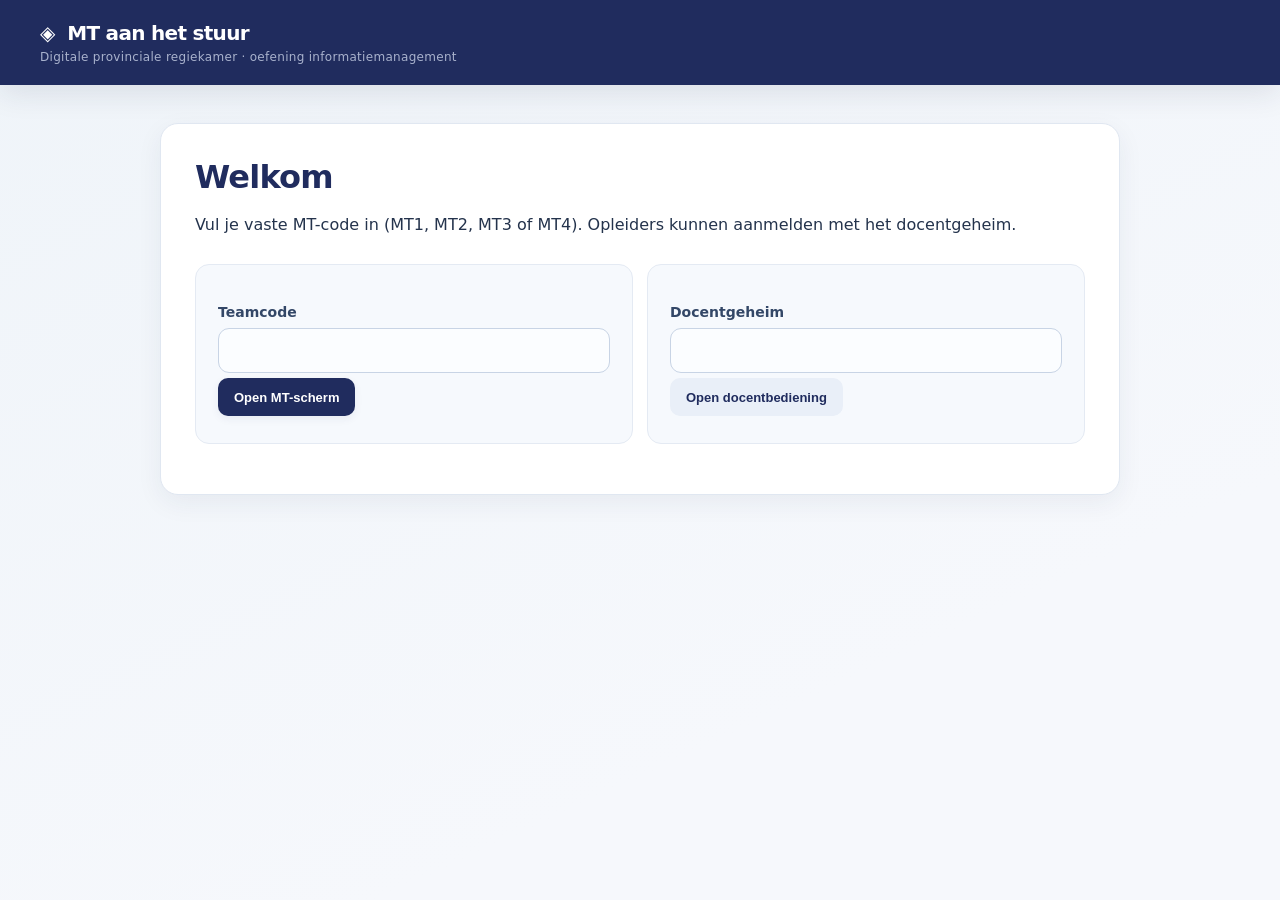
<file: index.html>
<!doctype html>
<html lang="nl"><head><meta charset="utf-8"><meta name="viewport" content="width=device-width,initial-scale=1">
<title>MT aan het stuur | Digitale simulatie</title>
<style>
:root{font:16px system-ui,Arial,sans-serif;background:#f2f5fa;color:#1c2b43}*{box-sizing:border-box}body{margin:0}header{background:#22345f;color:white;padding:18px max(20px,calc((100vw - 1200px)/2))}header small{opacity:.8}main{max-width:1200px;margin:25px auto;padding:0 20px}.card{background:#fff;padding:22px;border-radius:12px;margin-bottom:16px;border:1px solid #dce3ee;box-shadow:0 4px 12px #14234208}h1,h2{margin:0 0 14px}h1{font-size:24px}h2{font-size:19px}p{line-height:1.6}button{border:0;border-radius:7px;padding:10px 14px;background:#265b9f;color:white;font-weight:650;cursor:pointer;margin:5px 6px 5px 0}button.secondary{background:#e7eef7;color:#254b80}button.danger{background:#a63134}button:disabled{opacity:.45;cursor:not-allowed}input,textarea,select{width:100%;border:1px solid #c4cede;border-radius:7px;padding:11px;font:inherit}textarea{min-height:85px;resize:vertical}label{display:block;font-weight:650;margin:13px 0 5px;font-size:14px}.grid{display:grid;grid-template-columns:repeat(auto-fit,minmax(265px,1fr));gap:14px}.doc{background:#fafcff;padding:15px;border:1px solid #dce5f0;border-radius:8px;margin:9px 0}.muted{color:#60718c;font-size:14px}.bad{color:#a92730}.okay{color:#17694b}.steps{display:flex;gap:5px;margin:17px 0}.steps span{flex:1;font-size:12px;padding:9px 3px;text-align:center;background:#e8edf4;border-radius:5px}.steps .current{background:#245b9f;color:#fff}.steps .past{background:#dcefe2}#viewer{padding:12px;max-height:74vh;overflow:auto}#viewer table{border-collapse:collapse;width:100%}#viewer td,#viewer th{border:1px solid #d8e0ee;padding:7px}iframe{height:68vh;width:100%;border:1px solid #dce3ee}.hidden{display:none}@media(min-width:850px){.split{display:grid;grid-template-columns:340px 1fr;gap:14px}}.note{border-left:4px solid #d0a23f;padding:12px;background:#fff8e9;margin:12px 0}.doc-new{border-color:#82b5e8;background:#f4f9ff}.new-label{display:inline-flex;align-items:center;padding:3px 9px;border-radius:999px;background:#d8ecff;color:#144e85;font-size:12px;font-weight:750;margin-left:8px;white-space:nowrap}.new-info{border-left:4px solid #2e72b8;background:#edf6ff;padding:10px 12px;border-radius:5px;margin:12px 0;font-size:14px}.panel-heading{display:flex;justify-content:space-between;align-items:flex-start;gap:16px}.panel-heading h2{margin-bottom:4px}.dash-toolbar{background:#f0f5fb;padding:10px 14px;border-radius:8px;display:flex;align-items:center;justify-content:space-between;margin:10px 0}.dashboard-host{background:#f7f9fc;border:1px solid #d9e2ed;border-radius:9px;padding:9px}
.decision-detail{border-top:1px solid #dce5f0;padding:14px 0}.decision-detail:first-of-type{border-top:0}.decision-detail h3{font-size:15px;margin:0 0 10px}.decision-detail div{margin:0 0 10px}.decision-detail p{margin:5px 0 0;white-space:pre-wrap;overflow-wrap:anywhere}.decision-detail .confidence{background:#edf3fb;border-radius:7px;padding:8px 10px}.decisions-header{display:flex;align-items:flex-start;justify-content:space-between;gap:14px;flex-wrap:wrap}.decisions-actions{display:flex;gap:6px;flex-wrap:wrap}.comparison-scroll{overflow-x:auto;margin:14px 0}.comparison-table{width:100%;border-collapse:separate;border-spacing:0;table-layout:fixed;min-width:890px}.comparison-table th,.comparison-table td{padding:12px;border-right:1px solid #dce4ed;border-bottom:1px solid #dce4ed;vertical-align:top;text-align:left;background:#fff}.comparison-table thead th{background:#eaf0f7;font-size:14px}.comparison-table th:first-child{width:96px;background:#f3f6fa}.comparison-table thead th:first-child{background:#eaf0f7}.comparison-table tr>*:first-child{border-left:1px solid #dce4ed}.comparison-table thead tr:first-child>*{border-top:1px solid #dce4ed}.decision-fold summary{cursor:pointer;font-weight:650;color:#225794;display:flex;align-items:center;justify-content:space-between;gap:7px;font-size:13px;list-style-position:inside}.decision-fold .decision-fields{padding-top:14px}.decision-fields strong{font-size:13px;display:block}.decision-fields p{white-space:pre-wrap;overflow-wrap:anywhere;margin:5px 0 15px;font-size:13px;line-height:1.5}.score-tag{background:#eaf1fa;color:#315b86;border-radius:5px;padding:4px 6px;font-size:12px;white-space:nowrap}.decision-fold[open] summary{padding-bottom:8px;border-bottom:1px solid #dfe7f0}</style><link rel="stylesheet" href="design-v2.css?v=4"></head><body>
<header><strong>◈ &nbsp;MT aan het stuur</strong><div><small>Digitale provinciale regiekamer · oefening informatiemanagement</small></div></header>
<main><section class="card" id="login"><h1>Welkom</h1><p>Vul je vaste MT-code in (MT1, MT2, MT3 of MT4). Opleiders kunnen aanmelden met het docentgeheim.</p>

<div class="grid"><div><label for="teamcode">Teamcode</label><input id="teamcode" autocomplete="off"><button id="join">Open MT-scherm</button></div><div><label for="secret">Docentgeheim</label><input id="secret" type="password"><button id="admin" class="secondary">Open docentbediening</button></div></div>
<p id="message" class="bad" role="alert"></p></section><section id="screen" class="hidden"></section></main>
<script src="presentation-v2.js?v=3"></script>
<script>
'use strict';
const el=x=>document.getElementById(x),safe=x=>String(x??'').replace(/[&<>"']/g,c=>({'&':'&amp;','<':'&lt;','>':'&gt;','"':'&quot;',"'":'&#39;'}[c]));
const phases=['Wachten op start','Ronde 1 – Verkennen','Ronde 2 – Analyseren','Ronde 3 – Besluiten','Eindresultaat'];
let role='',credential='',state=null,selectedDoc=null,poll=null;
 let dashboardOpen=false;
 let dashboardActivePart=0;
const root=()=> 'https://mt-informatiemanagement.koen-f98.workers.dev';
async function request(path,payload){const headers={'Content-Type':'application/json'};if(role==='admin')headers.Authorization='Bearer '+credential;else headers['x-team-code']=credential;const response=await fetch(root()+path,{method:payload===undefined?'GET':'POST',headers,body:payload===undefined?undefined:JSON.stringify(payload),cache:'no-store'});const data=await response.json();if(!response.ok)throw Error(data.error||'Verbindingsfout');return data}
const steps=n=>'<div class="steps">'+phases.map((p,i)=>'<span class="'+(n===i?'current':n>i?'past':'')+'">'+safe(p)+'</span>').join('')+'</div>';
const btn=(text,action,cls='')=>'<button class="'+cls+'" data-action="'+action+'">'+safe(text)+'</button>';
async function login(as){try{role=as;credential=el(as==='admin'?'secret':'teamcode').value.trim();if(!credential)throw Error('Vul je toegangscode in.');await refresh(true);el('login').classList.add('hidden');el('screen').classList.remove('hidden');if(poll)clearInterval(poll);poll=setInterval(()=>refresh(false).catch(()=>{}),3000)}catch(e){el('message').textContent=e.message}}
let formDirty=false;
let pendingUpdate=false;
const draftAnswers={};
let lastSentAnswerId=null;
function notifyUpdate(){
 let n=el('mt-update-notice');
 if(!n){
   n=document.createElement('div');
   n.id='mt-update-notice';
   n.className='note';
   n.style.cssText='position:sticky;top:0;z-index:20;margin:0 0 10px';
   el('screen').prepend(n);
 }
 n.innerHTML='Er is nieuwe informatie beschikbaar. Je invoer blijft bewaard. <button type="button" data-action="apply-update" class="secondary">Bijwerken</button>';
}
function visibleStateSignature(x){
 if(!x)return '';
 if(role==='admin')return JSON.stringify(x);
 // Ignore changes which do not affect visible participant content.
 return JSON.stringify({
   round:x.round,revealed:x.revealed,team:x.team,
   documents:(x.documents||[]).map(d=>[d.id,d.round,d.title,d.type]),
   questions:(x.questions||[]).map(q=>[q.id,q.question,q.answer]),
   decisions:(x.decisions||[]).map(d=>[d.round,d.observations,d.decision,d.reason,d.confidence])
 });
}
function renderDecisionRows(decisions){
 return [1,2,3].map(r=>'<tr><th scope="row">Ronde '+r+'</th>'+['A','B','C','D'].map(t=>{
  const d=decisions.find(x=>x.team===t&&Number(x.round)===r);
  return '<td>'+(d?'<details class="decision-fold" data-key="'+t+'-'+r+'"><summary><span>Bekijk registratie</span><span class="score-tag">'+safe(d.confidence)+'/5</span></summary><div class="decision-fields"><strong>Waarnemingen en aannames</strong><p>'+safe(d.observations||'Niet ingevuld')+'</p><strong>Managementbesluit(en)</strong><p>'+safe(d.decision||'Niet ingevuld')+'</p><strong>Onderbouwing en onzekerheden</strong><p>'+safe(d.reason||'Niet ingevuld')+'</p><strong>Zekerheidsscore</strong><p>'+safe(d.confidence)+'/5</p></div></details>':'<span class="muted">Nog niet ingediend</span>')+'</td>';
 }).join('')+'</tr>').join('');
}
function updateAdminDecisions(next){
 const tbody=el('decision-rows');
 if(!tbody)return;
 const signature=JSON.stringify(next.decisions||[]);
 if(tbody.dataset.signature===signature)return;
 const open=new Set([...tbody.querySelectorAll('details[open]')].map(d=>d.dataset.key));
 tbody.innerHTML=renderDecisionRows(next.decisions||[]);
 tbody.dataset.signature=signature;
 tbody.querySelectorAll('details').forEach(d=>{if(open.has(d.dataset.key))d.open=true});
}
async function refresh(initial=false){
 try{
  const prev=state;
  const next=await request(role==='admin'?'/api/admin/state':'/api/team/state');
  const changed=initial||visibleStateSignature(prev)!==visibleStateSignature(next);
  const roundChanged=prev&&prev.round!==next.round;
  state=next;
  if(!changed)return;
  if(role==='admin'&&!initial&&!roundChanged&&prev&&!prev.uninitialized){
    updateAdminDecisions(next);
    if(JSON.stringify(prev.questions||[])!==JSON.stringify(next.questions||[])&&!formDirty){render()}
    return;
  }
  if(!initial&&role==='team'&&!roundChanged){pendingUpdate=true;notifyUpdate();return}
  if(!initial&&formDirty){pendingUpdate=true;notifyUpdate();return}
  pendingUpdate=false;
  if(roundChanged)selectedDoc=null;
  render();
 }catch(e){
  if(role==='admin'&&/sessie nog starten/i.test(e.message)){state={uninitialized:true};render();return}
  if(initial)throw e;
  el('screen').dataset.connection='offline';
 }
}
function render(){const host=el('screen');if(role==='admin')return renderAdmin(host);renderTeam(host)}
function renderTeam(host){
 const s=state,r=s.round,docs=s.documents||[];
 const integrated=s.team==='C'||s.team==='D';
 if(s.team==='C'||s.team==='D')dashboardOpen=true;
 const dashIds=s.team==='C'?['c11','c12','c21','c22','c31','c32']:s.team==='D'?['d11','d12','d21','d22','d31','d32']:[];
 const dashAvailable=docs.filter(d=>dashIds.includes(d.id));
 const supplements=integrated?[]:docs;
 const dashReleased=dashAvailable.length>0;
 const newCount=integrated?docs.filter(d=>d.round===r).length:supplements.filter(d=>d.round===r).length;
 const newDash=dashAvailable.some(d=>d.round===r)&&r<=3;
 let h='<section class="card mt-hero"><div class="mt-hero-top"><div><div class="mt-eyebrow">◈ &nbsp; Provinciaal Beheer & Uitvoering</div><h1>Managementteam '+safe(({A:1,B:2,C:3,D:4})[s.team]||s.team)+'</h1></div><div class="mt-round-tag">'+safe(phases[r])+'</div></div>'+steps(r);
 if(r===0)h+='<div class="note">De eerste informatieronde wordt door de opleider gestart.</div>';
 if(r>=1&&r<=3){
 const tasks={
 1:['Verkennen','Lees de eerste dossiers. Benoem maximaal drie problemen, mogelijke verklaringen en wat jullie nog niet weten. Stel maximaal twee gerichte informatievragen.','Resultaat: eerste probleemanalyse en onzekerheden. Nog geen definitief maatregelenbesluit.'],
 2:['Analyseren','Combineer de nieuwe informatie met ronde 1. Onderzoek oorzaken en verbanden. Stel maximaal twee nieuwe vragen.','Resultaat: aangescherpte analyse en voorlopige verbetermaatregelen.'],
 3:['Besluiten','Weeg maatregelen af op prestaties, risico\'s, kosten en uitvoerbaarheid. Gebruik maximaal twee laatste informatievragen.','Resultaat: onderbouwd besluit met verwachte effecten, restrisico\'s en onzekerheden.']
 };
 const task=tasks[r];
 h+='<section class="card" id="ronde-opdracht" style="border-left:5px solid #ec7734"><h2>Jullie opdracht: '+task[0]+'</h2><p>'+task[1]+'</p><p><strong>'+task[2]+'</strong></p></section>';
}
 if(r>0)h+='</section><nav class="mt-nav" aria-label="Onderdelen"><a href="#doelen"><span class="nav-dot"></span>Doelstellingen</a>'+(integrated?'<a href="#dashboard"><span class="nav-dot"></span>Dashboard</a>':'')+(integrated?'':'<a href="#documenten"><span class="nav-dot"></span>Informatiedossier</a>')+'<a href="#informatievragen"><span class="nav-dot"></span>Informatievragen</a><a href="#besluiten"><span class="nav-dot"></span>Besluiten</a></nav><section class="card mt-goals" id="doelen"><h2 class="mt-section-title">Assetmanagementdoelstellingen</h2><ul>'+(s.samp||[]).map(x=>'<li>'+safe(window.MTPresentation.goal(x))+'</li>').join('')+'</ul>';
 if(s.revealed)h+='<div class="note"><strong>Onthulling:</strong> alle managementteams bestuurden dezelfde organisatie en kregen verschillende informatie.</div>';
 h+='</section>';
 if(r>0){
  if(integrated){
   h+='<section class="card mt-dashboard-card" id="dashboard"><div class="panel-heading"><div><h2 class="mt-section-title">Managementdashboard</h2><p class="muted">Eén samenhangend overzicht. Nieuwe onderdelen verschijnen zodra de volgende informatieronde is vrijgegeven.</p></div>'+(newDash?'<span class="new-label">Nieuw</span>':'')+'</div>';
   if(dashReleased){
    h+='<div class="dash-toolbar"><span>'+safe(s.team==='C'?'Middelen en ontwikkeling':'Integrale doelsturing')+'</span>'+(integrated?'':btn(dashboardOpen?'Dashboard sluiten':'Dashboard openen','dashboard','secondary'))+'</div><div id="dashboard-host" class="dashboard-host" style="display:'+(dashboardOpen?'block':'none')+'"><div class="muted">Open het dashboard om alle vrijgegeven onderdelen samen te bekijken.</div></div>';
   }else{
    h+='<div class="note">Het managementdashboard wordt in een volgende informatieronde beschikbaar gesteld.</div>';
   }
   h+='</section>';
  }
  if(!integrated)h+='<div class="split" id="documenten"><section class="card mt-documents-card"><div class="mt-doc-header">DIGITAAL INFORMATIEDOSSIER</div><h2 class="mt-section-title">'+(integrated?'Aanvullende documenten':'Beschikbare informatie')+'</h2><p class="muted">Vrijgegeven notities en correspondentie blijven beschikbaar.</p>'+
   (r<=3?'<div class="new-info"><strong>Ronde '+r+': '+newCount+' nieuwe documenten</strong><div>Nieuwe documenten staan bovenaan.</div></div>':'')+
   [...supplements].sort((x,y)=>y.round-x.round).map(d=>
    '<div class="doc'+(d.round===r&&r<=3?' doc-new':'')+'"><b>'+safe(d.title)+'</b>'+
    (d.round===r&&r<=3?'<span class="new-label">Nieuw</span>':'')+
    '<p class="muted">Notitie of correspondentie</p>'+btn('Open document','doc:'+d.id,'secondary')+'</div>'
   ).join('')+'</section><section class="card"><h2 class="mt-section-title">Documentlezer</h2><div id="viewer">Selecteer links een document.</div></section></div>';
  h+='<div class="grid"><section class="card mt-question-card" id="informatievragen"><h2 class="mt-section-title">Informatievragen</h2><p class="muted">Maximaal twee vragen per ronde (zes in totaal). Resterend deze ronde: '+Math.max(0,2-(s.questions||[]).filter(q=>Number(q.round)===r).length)+' van 2.</p>'+
  (s.questions||[]).map(q=>'<div class="doc"><b>Ronde '+safe(q.round)+' · Vraag</b><p>'+safe(q.question)+'</p><b>Antwoord</b><p>'+safe(q.answer||'Nog niet beantwoord')+'</p></div>').join('');
  if(r>=1&&r<=3&&(s.questions||[]).filter(q=>Number(q.round)===r).length<2)h+='<label>Welke aanvullende informatie hebben jullie nodig?</label><textarea id="question"></textarea>'+btn('Vraag indienen','ask');
  h+='</section><section class="card mt-decision-card" id="besluiten"><h2 class="mt-section-title">Besluitregistratie</h2><p class="muted">Leg per ronde jullie analyse en voorlopige of definitieve keuze vast. In ronde 1 is nog geen definitief maatregelenbesluit nodig.</p>';
  if(r<=3){
   const old=(s.decisions||[]).find(d=>d.round===r)||{};
   h+='<label>Waarnemingen en aannames</label><textarea id="observations">'+safe(old.observations||'')+'</textarea>'+
   '<label>'+(r===1?'Eerste analyse en aandachtspunten':r===2?'Voorlopige maatregelen':'Definitief MT-besluit')+'</label><textarea id="decision">'+safe(old.decision||'')+'</textarea>'+
   '<label>Onderbouwing en onzekerheden</label><textarea id="reason">'+safe(old.reason||'')+'</textarea>'+
   '<label>Zekerheid (1–5)</label><select id="confidence">'+[1,2,3,4,5].map(n=>'<option value="'+n+'" '+((old.confidence||3)===n?'selected':'')+'>'+n+'</option>').join('')+'</select>'+btn('Besluit opslaan','save');
  }else h+='<p>De besluitvorming is gesloten.</p>';
  h+='<h2>Eerdere besluiten</h2>'+(s.decisions||[]).map(d=>'<div class="doc"><b>Ronde '+safe(d.round)+'</b><p>'+safe(d.decision)+'</p></div>').join('')+'</section></div>';
 }
 host.innerHTML=h;
 if(integrated&&dashReleased&&dashboardOpen)loadDashboard(dashAvailable);
}
async function loadDashboard(documents){
 const target=el('dashboard-host');
 if(!target||!documents.length)return;
 const key=documents.map(d=>d.id).join(',');
 if(target.dataset.dashboardKey===key)return;
 target.dataset.dashboardKey=key;
 target.innerHTML='<p class="muted">Dashboard wordt geladen…</p>';
 try{
  const parts=await Promise.all(documents.map(async d=>{
   const result=await request('/api/team/document?id='+encodeURIComponent(d.id));
   return {title:d.title,html:result.body};
  }));
  if(!target.isConnected)return;
  // Embed dashboard modules in the current page. Do not nest an iframe or load an application again.
  const nav=document.createElement('nav');
  nav.className='dashboard-module-nav';
  nav.style.cssText='display:flex;gap:8px;flex-wrap:wrap;position:sticky;top:0;background:#f5f8fc;padding:8px 0;z-index:2';
  const modules=parts.map((p,i)=>{
   const parsed=new DOMParser().parseFromString(p.html,'text/html');
   const article=parsed.querySelector('article');
   if(!article)throw Error('Dashboardonderdeel ontbreekt.');
   window.MTPresentation.transformArticle(article,{charts:true});
   const header=article.querySelector('header');
   if(header)header.remove();
   const note=article.querySelector('p');
   if(note&&note.textContent.includes('Fictieve oefengegevens'))note.remove();
   const module=document.createElement('section');
   module.className='dashboard-module';
   module.id='dashboard-onderdeel-'+i;
   module.style.cssText='background:white;border:1px solid #dce3ec;border-radius:10px;padding:16px;margin:14px 0;overflow-x:auto';
   while(article.firstChild)module.appendChild(article.firstChild);
   // De SVG-trendgrafieken uit dossier d21 komen in een responsief 2x2 raster.
   // Alleen het MT4-Kernoverzicht bevat deze vier grafieken; de dossierinhoud blijft ongewijzigd.
   if((state.team==='C'||state.team==='D')&&documents[i].id==='d21'){
    const trendCharts=[...module.querySelectorAll('.mt-trend-chart')];
    if(trendCharts.length===4){
     const grid=document.createElement('div');
     grid.className='mt-trends-grid';
     trendCharts[0].parentNode.insertBefore(grid,trendCharts[0]);
     trendCharts.forEach(chart=>grid.appendChild(chart));
    }
   }
   const link=document.createElement('a');
   link.href='#dashboard-onderdeel-'+i;
   link.dataset.dashboardPart=String(i);
   link.textContent=state.team==='C'?(['R1 · Budget','R1 · Capaciteit','R2 · Kosten','R2 · Beheersopties','R3 · Strategieën','R3 · Uitvoering'][['c11','c12','c21','c22','c31','c32'].indexOf(documents[i].id)]||p.title):state.team==='D'?(['R1 · Doelen','R1 · Signalen','R2 · Prestaties','R2 · Oorzaken','R3 · Maatregelen','R3 · Besluitkaart'][['d11','d12','d21','d22','d31','d32'].indexOf(documents[i].id)]||p.title):(i===0?'Kernoverzicht':(state.team==='C'?'Ontwikkelvermogen':'Interventieafweging'));
   link.style.cssText='color:#174f82;background:#dcecf9;padding:8px 12px;text-decoration:none;border-radius:6px;font-weight:600';
   nav.appendChild(link);
   return module;
  });
  target.replaceChildren(nav,...modules);
  if((state.team==='C'||state.team==='D')&&dashboardActivePart>=modules.length)dashboardActivePart=modules.length-1;
  selectDashboardPart(dashboardActivePart);
 }catch(e){
  if(target.isConnected)target.textContent='Dashboard kon niet worden geladen: '+e.message;
 }
}
function selectDashboardPart(index){
 const target=el('dashboard-host');
 if(!target)return;
 const modules=[...target.querySelectorAll('.dashboard-module')];
 if(!modules.length)return;
 dashboardActivePart=Math.max(0,Math.min(index,modules.length-1));
 modules.forEach((m,i)=>{m.style.display=i===dashboardActivePart?'block':'none';});
 target.querySelectorAll('[data-dashboard-part]').forEach(a=>{
  const active=Number(a.dataset.dashboardPart)===dashboardActivePart;
  a.style.background=active?'#174f82':'#dcecf9';
  a.style.color=active?'white':'#174f82';
  if(active)a.setAttribute('aria-current','page');else a.removeAttribute('aria-current');
 });
}
function renderAdmin(host){if(state.uninitialized){host.innerHTML='<section class="card"><h1>Docentbediening</h1><p>Er is nog geen sessie. Start een nieuwe oefening en deel daarna de teamcodes uit.</p>'+btn('Nieuwe sessie starten','init')+'</section>';return}const s=state;let h='<section class="card"><h1>Docentbediening</h1>'+steps(s.round)+'<h2>'+safe(phases[s.round])+'</h2>'+[1,2,3,4].map(n=>'<button '+(n<=s.round?'disabled':'')+' data-action="round:'+n+'">'+(n===4?'Naar eindresultaat':'Start ronde '+n)+'</button>').join('')+btn('Vernieuwen','refresh','secondary')+btn('Reset sessie','reset','danger')+'</section>'+"<section class=\"card\"><h2>Docentobservaties · psychologische mechanismen</h2><p class=\"muted\">Mogelijke patronen om te observeren; bespreek de concepten pas bij de eindevaluatie.</p><div class=\"grid\"><div class=\"doc\"><strong>MT 1 · Prestaties</strong><p style=\"margin:8px 0 5px;color:#202c5e;font-weight:700\">Confirmation Bias</p><p><strong>Let op:</strong> Zoekt het team vooral bevestiging voor hinderplanning, of onderzoekt het ook VRI-storingen, wegkwaliteit en bruguitval?</p><p class=\"muted\"><strong>Evaluatie:</strong> Welke alternatieve verklaring is onderzocht?</p></div><div class=\"doc\"><strong>MT 2 · Processen</strong><p style=\"margin:8px 0 5px;color:#202c5e;font-weight:700\">Goal Displacement</p><p><strong>Let op:</strong> Worden procesafspraken en afgeronde verbeteracties het doel, of blijft de maatschappelijke doelbijdrage leidend?</p><p class=\"muted\"><strong>Evaluatie:</strong> Hoe dragen betere processen bij aan infrastructuurprestaties?</p></div><div class=\"doc\"><strong>MT 3 · Financiën</strong><p style=\"margin:8px 0 5px;color:#202c5e;font-weight:700\">WYSIATI</p><p><strong>Let op:</strong> Geeft het financiële dashboard een gevoel van volledigheid? Vraagt het team naar prestaties, risico's en maatschappelijke effecten?</p><p class=\"muted\"><strong>Evaluatie:</strong> Welke informatie ontbrak in de financiële afweging?</p></div><div class=\"doc\"><strong>MT 4 · Integraal</strong><p style=\"margin:8px 0 5px;color:#202c5e;font-weight:700\">Attention-Based View</p><p><strong>Let op:</strong> Waar gaat de aandacht naartoe? Worden prestaties, risico's, kosten en maatschappelijke doelen daadwerkelijk samen afgewogen?</p><p class=\"muted\"><strong>Evaluatie:</strong> Welke onderwerpen kregen weinig aandacht?</p></div></div></section>";h+='<section class="card"><h2>Informatievragen</h2>'+(s.questions||[]).map(q=>'<div class="doc"><strong>MT '+safe(({A:1,B:2,C:3,D:4})[q.team]||q.team)+' · ronde '+safe(q.round)+'</strong><p>'+safe(q.question)+'</p><label>Antwoord</label><textarea id="answer-'+q.id+'">'+safe(Object.prototype.hasOwnProperty.call(draftAnswers,q.id)?draftAnswers[q.id]:(q.answer||''))+'</textarea>'+(q.answer?'<p class="okay" role="status">✓ Antwoord verzonden naar MT '+safe(({A:1,B:2,C:3,D:4})[q.team]||q.team)+(lastSentAnswerId===q.id?' – zojuist bevestigd':'')+'</p><div class="doc"><strong>Verzonden antwoord</strong><p>'+safe(q.answer)+'</p></div>':'<p class="muted">Nog geen antwoord verzonden.</p>')+btn(q.answer?'Antwoord bijwerken':'Verstuur antwoord','answer:'+q.id)+'</div>').join('')+'</section>';h+='<section class="card"><div class="decisions-header"><div><h2>Besluiten per MT en ronde</h2><p class="muted">Elke ronde staat op dezelfde hoogte voor alle managementteams. Klik op een cel voor de volledige registratie.</p></div><div class="decisions-actions">'+btn('Alles uitklappen','expand-all','secondary')+btn('Alles inklappen','collapse-all','secondary')+'</div></div>'+
'<div class="comparison-scroll"><table class="comparison-table"><thead><tr><th scope="col">Ronde</th>'+['1','2','3','4'].map(n=>'<th scope="col">MT '+n+'</th>').join('')+'</tr></thead><tbody id="decision-rows">'+
renderDecisionRows(s.decisions||[])+
'</tbody></table></div><p class="muted">De Excel-export bevat alle rondes en alle ingevulde velden, ook wanneer ze hier zijn ingeklapt.</p>'+btn('Exporteer resultaten naar Excel (.xlsx)','export-excel','secondary')+'</section>';if(s.round===4)h+='<section class="card"><h2>Gezamenlijke onthulling</h2><p>Verzamel eerst de besluiten van alle MT’s en bespreek daarna de gedeelde werkelijkheid.</p>'+btn('Onthul gedeelde werkelijkheid','reveal')+'</section>';host.innerHTML=h;const tableRows=el('decision-rows');if(tableRows)tableRows.dataset.signature=JSON.stringify(s.decisions||[])}
async function loadDoc(id){selectedDoc=id;const box=el('viewer');if(!box)return;box.textContent='Document laden…';try{const d=await request('/api/team/document?id='+encodeURIComponent(id));if(d.type==='html'){const frame=document.createElement('iframe');frame.sandbox='allow-scripts';frame.srcdoc='<style>html,body,body *{font-family:Arial,Helvetica,sans-serif!important}</style>'+window.MTPresentation.transformDocument(d.body);box.replaceChildren(frame)}else{box.innerHTML=window.MTPresentation.transformDocument(d.body)}}catch(e){box.textContent=e.message}}
async function action(a){try{if(a==='apply-update'){if(role==='team'&&formDirty&&!confirm('Niet-opgeslagen invoer gaat verloren. Toch bijwerken?'))return;if(role==='team')formDirty=false;pendingUpdate=false;render();return}if(a==='expand-all'||a==='collapse-all'){
 document.querySelectorAll('.decision-fold').forEach(item=>item.open=(a==='expand-all'));
 return;
}if(a==='export-excel'){const latest=await request('/api/admin/state');await window.exportMTExcel(latest);return}
if(a==='dashboard'){
  dashboardOpen=!dashboardOpen;
  const host=el('dashboard-host');
  const button=document.querySelector('[data-action="dashboard"]');
  if(host)host.style.display=dashboardOpen?'block':'none';
  if(button)button.textContent=dashboardOpen?'Dashboard sluiten':'Dashboard openen';
  if(dashboardOpen){
   const ids=state.team==='C'?['c11','c12','c21','c22','c31','c32']:['d11','d12','d21','d22','d31','d32'];
   await loadDashboard((state.documents||[]).filter(d=>ids.includes(d.id)));
   host?.scrollIntoView({behavior:'smooth',block:'start'});
  }
  return;
 }if(a.startsWith('doc:'))return loadDoc(a.slice(4));if(a==='ask'){const field=el('question');const question=(field?.value||'').trim();if(!question){alert('Vul eerst een informatievraag in.');return}const count=(state.questions||[]).filter(q=>Number(q.round)===Number(state.round)).length;if(count>=2){alert('Jullie hebben in deze ronde al twee vragen gesteld.');return}const button=document.querySelector('[data-action="ask"]');if(button)button.disabled=true;try{await request('/api/team/ask',{question});formDirty=false;pendingUpdate=false;await refresh(true)}catch(error){alert('De vraag is niet bevestigd: '+error.message+' Controleer of de vraag is opgeslagen voordat je opnieuw verzendt.')}finally{if(button&&button.isConnected)button.disabled=false}return}if(a==='save'){
 const round=state.round;
 const data={observations:el('observations').value,decision:el('decision').value,reason:el('reason').value,confidence:+el('confidence').value};
 const button=document.querySelector('[data-action="save"]');
 let status=el('save-confirmation');
 if(!status){status=document.createElement('p');status.id='save-confirmation';status.setAttribute('role','status');status.setAttribute('aria-live','polite');button?.insertAdjacentElement('afterend',status)}
 if(button){button.disabled=true;button.textContent='Opslaan…'}
 status.className='muted';status.textContent='Besluit wordt opgeslagen…';
 try{
  const result=await request('/api/team/decision',data);
  if(result.success!==true)throw Error('De server heeft het opslaan niet bevestigd.');
  // The Worker trims text on save. A later GET may also briefly return
  // stale information; never present a confirmed POST as a failed save.
  formDirty=false;pendingUpdate=false;
  status.className='okay';status.textContent='✓ Besluit succesvol opgeslagen. Het is verzonden naar de docent.';
  try{
    const verified=await request('/api/team/state');
    const saved=(verified.decisions||[]).find(d=>Number(d.round)===round);
    const same=saved&&
      String(saved.observations||'').trim()===data.observations.trim().slice(0,2500)&&
      String(saved.decision||'').trim()===data.decision.trim().slice(0,2500)&&
      String(saved.reason||'').trim()===data.reason.trim().slice(0,2500)&&
      Number(saved.confidence)===data.confidence;
    if(same){
      state=verified;
      status.textContent='✓ Besluit opgeslagen en gecontroleerd. Zichtbaar in de docentbediening.';
    }
  }catch(verificationError){
    console.warn('Opslag bevestigd, terugleescontrole tijdelijk niet beschikbaar:',verificationError);
  }
  if(button)button.textContent='Besluit opnieuw opslaan';
 }catch(err){status.className='bad';status.textContent='Opslaan mislukt: '+err.message;throw err}
 finally{if(button)button.disabled=false}
 return;
}if(a==='init'){await request('/api/admin/init',{});return refresh()}if(a.startsWith('round:')){const n=+a.split(':')[1];if(confirm('Alle MT’s naar '+phases[n]+'?')){await request('/api/admin/advance',{round:n});return refresh()}return}if(a.startsWith('answer:')){
 const id=+a.split(':')[1];
 const field=el('answer-'+id);
 const answer=field?.value.trim()||'';
 if(!answer){alert('Vul eerst een antwoord in.');return}
 const button=document.querySelector('[data-action="answer:'+id+'"]');
 if(button){button.disabled=true;button.textContent='Verzenden…'}
 try{
   await request('/api/admin/answer',{id,answer});
   const verified=await request('/api/admin/state');
   const saved=(verified.questions||[]).find(q=>q.id===id);
   if(!saved||saved.answer!==answer)throw Error('Opslag kon niet worden bevestigd. Controleer de docentbediening.');
   delete draftAnswers[id];
   lastSentAnswerId=id;
   state=verified;
   formDirty=Object.keys(draftAnswers).length>0;
   pendingUpdate=false;
   render();
 }catch(error){
   if(button){button.disabled=false;button.textContent='Opnieuw verzenden'}
   throw error;
 }
 return
}if(a==='reveal'){await request('/api/admin/reveal',{});return refresh()}if(a==='reset'){
 if(!confirm('Deze reset verwijdert alle teamcodes, informatievragen, antwoorden en besluiten. Doorgaan?'))return;
 if(!confirm('Weet je zeker dat je de sessie definitief wilt resetten?'))return;
 await request('/api/admin/reset',{});
 // After reset the API correctly returns 404 for /api/admin/state.
 // Show the new-session view instead of swallowing that 404 in refresh().
 for(const id of Object.keys(draftAnswers))delete draftAnswers[id];
 lastSentAnswerId=null;
 formDirty=false;
 pendingUpdate=false;
 selectedDoc=null;
 state={uninitialized:true};
 render();
 return;
}if(a==='refresh')return refresh();}catch(e){alert(e.message)}}
document.addEventListener('click',event=>{
 const link=event.target.closest('[data-dashboard-part]');
 if(!link)return;
 event.preventDefault();
 selectDashboardPart(Number(link.dataset.dashboardPart));
});
 // Preserve drafts. Silent polling never rebuilds a dirty participant form.
document.addEventListener('input',event=>{
 if(el('screen').contains(event.target)&&
   ['TEXTAREA','INPUT','SELECT'].includes(event.target.tagName)){
   formDirty=true;
   if(role==='admin'&&event.target.id.startsWith('answer-')){
     draftAnswers[event.target.id.slice(7)]=event.target.value;
   }
 }
});
document.addEventListener('click',e=>{const b=e.target.closest('[data-action]');if(b)action(b.dataset.action)});el('join').onclick=()=>login('team');el('admin').onclick=()=>login('admin');
</script><script src="excel-export.js"></script><script src="docent-assistent.js?v=11"></script></body></html>
</file>
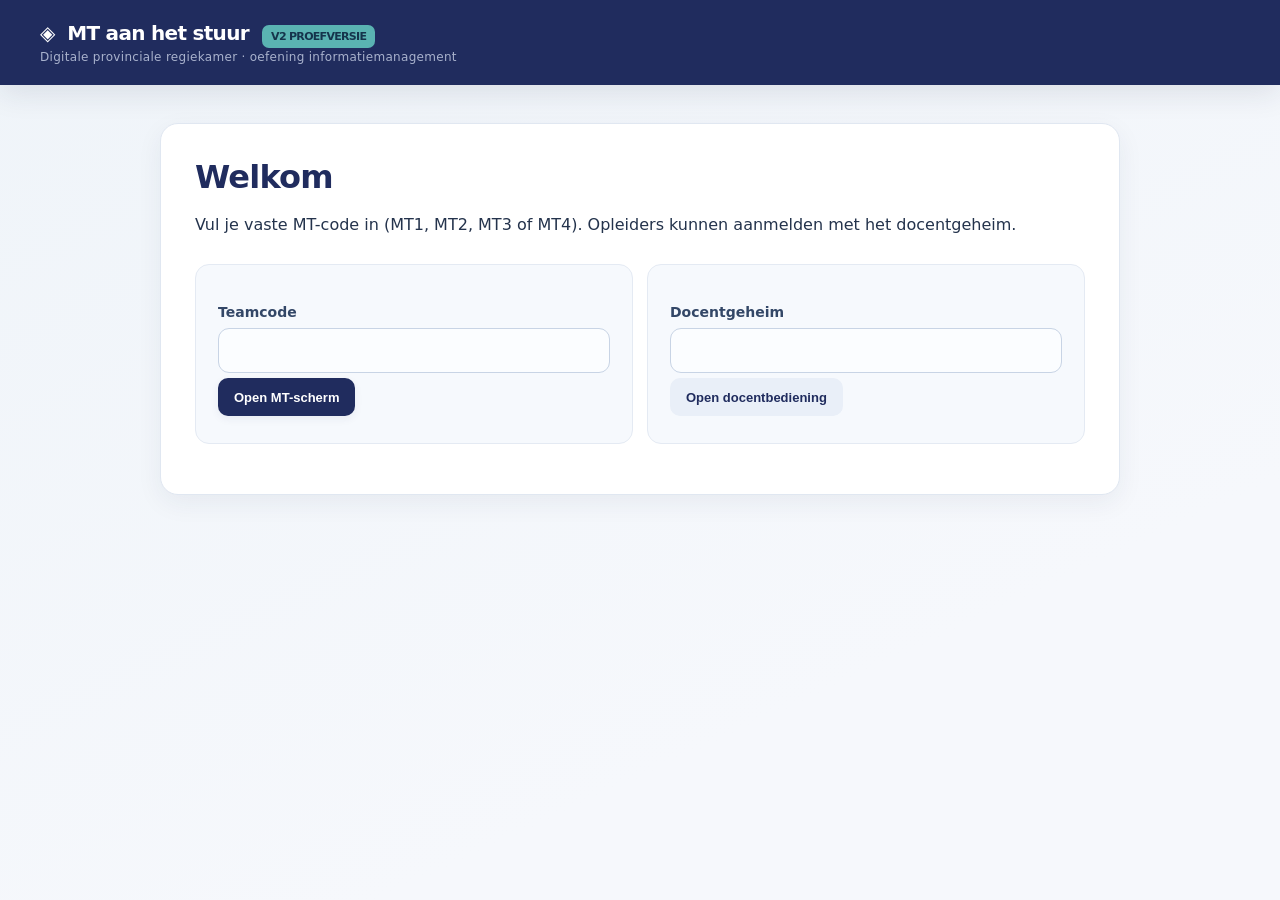
<file: preview-v2/index.html>
<!doctype html>
<html lang="nl"><head><meta charset="utf-8"><meta name="viewport" content="width=device-width,initial-scale=1">
<title>MT aan het stuur | Digitale simulatie</title>
<style>
:root{font:16px system-ui,Arial,sans-serif;background:#f2f5fa;color:#1c2b43}*{box-sizing:border-box}body{margin:0}header{background:#22345f;color:white;padding:18px max(20px,calc((100vw - 1200px)/2))}header small{opacity:.8}main{max-width:1200px;margin:25px auto;padding:0 20px}.card{background:#fff;padding:22px;border-radius:12px;margin-bottom:16px;border:1px solid #dce3ee;box-shadow:0 4px 12px #14234208}h1,h2{margin:0 0 14px}h1{font-size:24px}h2{font-size:19px}p{line-height:1.6}button{border:0;border-radius:7px;padding:10px 14px;background:#265b9f;color:white;font-weight:650;cursor:pointer;margin:5px 6px 5px 0}button.secondary{background:#e7eef7;color:#254b80}button.danger{background:#a63134}button:disabled{opacity:.45;cursor:not-allowed}input,textarea,select{width:100%;border:1px solid #c4cede;border-radius:7px;padding:11px;font:inherit}textarea{min-height:85px;resize:vertical}label{display:block;font-weight:650;margin:13px 0 5px;font-size:14px}.grid{display:grid;grid-template-columns:repeat(auto-fit,minmax(265px,1fr));gap:14px}.doc{background:#fafcff;padding:15px;border:1px solid #dce5f0;border-radius:8px;margin:9px 0}.muted{color:#60718c;font-size:14px}.bad{color:#a92730}.okay{color:#17694b}.steps{display:flex;gap:5px;margin:17px 0}.steps span{flex:1;font-size:12px;padding:9px 3px;text-align:center;background:#e8edf4;border-radius:5px}.steps .current{background:#245b9f;color:#fff}.steps .past{background:#dcefe2}#viewer{padding:12px;max-height:74vh;overflow:auto}#viewer table{border-collapse:collapse;width:100%}#viewer td,#viewer th{border:1px solid #d8e0ee;padding:7px}iframe{height:68vh;width:100%;border:1px solid #dce3ee}.hidden{display:none}@media(min-width:850px){.split{display:grid;grid-template-columns:340px 1fr;gap:14px}}.note{border-left:4px solid #d0a23f;padding:12px;background:#fff8e9;margin:12px 0}.doc-new{border-color:#82b5e8;background:#f4f9ff}.new-label{display:inline-flex;align-items:center;padding:3px 9px;border-radius:999px;background:#d8ecff;color:#144e85;font-size:12px;font-weight:750;margin-left:8px;white-space:nowrap}.new-info{border-left:4px solid #2e72b8;background:#edf6ff;padding:10px 12px;border-radius:5px;margin:12px 0;font-size:14px}.panel-heading{display:flex;justify-content:space-between;align-items:flex-start;gap:16px}.panel-heading h2{margin-bottom:4px}.dash-toolbar{background:#f0f5fb;padding:10px 14px;border-radius:8px;display:flex;align-items:center;justify-content:space-between;margin:10px 0}.dashboard-host{background:#f7f9fc;border:1px solid #d9e2ed;border-radius:9px;padding:9px}
.decision-detail{border-top:1px solid #dce5f0;padding:14px 0}.decision-detail:first-of-type{border-top:0}.decision-detail h3{font-size:15px;margin:0 0 10px}.decision-detail div{margin:0 0 10px}.decision-detail p{margin:5px 0 0;white-space:pre-wrap;overflow-wrap:anywhere}.decision-detail .confidence{background:#edf3fb;border-radius:7px;padding:8px 10px}.decisions-header{display:flex;align-items:flex-start;justify-content:space-between;gap:14px;flex-wrap:wrap}.decisions-actions{display:flex;gap:6px;flex-wrap:wrap}.comparison-scroll{overflow-x:auto;margin:14px 0}.comparison-table{width:100%;border-collapse:separate;border-spacing:0;table-layout:fixed;min-width:890px}.comparison-table th,.comparison-table td{padding:12px;border-right:1px solid #dce4ed;border-bottom:1px solid #dce4ed;vertical-align:top;text-align:left;background:#fff}.comparison-table thead th{background:#eaf0f7;font-size:14px}.comparison-table th:first-child{width:96px;background:#f3f6fa}.comparison-table thead th:first-child{background:#eaf0f7}.comparison-table tr>*:first-child{border-left:1px solid #dce4ed}.comparison-table thead tr:first-child>*{border-top:1px solid #dce4ed}.decision-fold summary{cursor:pointer;font-weight:650;color:#225794;display:flex;align-items:center;justify-content:space-between;gap:7px;font-size:13px;list-style-position:inside}.decision-fold .decision-fields{padding-top:14px}.decision-fields strong{font-size:13px;display:block}.decision-fields p{white-space:pre-wrap;overflow-wrap:anywhere;margin:5px 0 15px;font-size:13px;line-height:1.5}.score-tag{background:#eaf1fa;color:#315b86;border-radius:5px;padding:4px 6px;font-size:12px;white-space:nowrap}.decision-fold[open] summary{padding-bottom:8px;border-bottom:1px solid #dfe7f0}</style><link rel="stylesheet" href="design-v2.css?v=2"></head><body>
<header><strong>◈ &nbsp;MT aan het stuur <span style="font-size:11px;background:#5ab3b2;color:#15344c;padding:5px 9px;border-radius:7px;margin-left:7px">V2 PROEFVERSIE</span></strong><div><small>Digitale provinciale regiekamer · oefening informatiemanagement</small></div></header>
<main><section class="card" id="login"><h1>Welkom</h1><p>Vul je vaste MT-code in (MT1, MT2, MT3 of MT4). Opleiders kunnen aanmelden met het docentgeheim.</p>

<div class="grid"><div><label for="teamcode">Teamcode</label><input id="teamcode" autocomplete="off"><button id="join">Open MT-scherm</button></div><div><label for="secret">Docentgeheim</label><input id="secret" type="password"><button id="admin" class="secondary">Open docentbediening</button></div></div>
<p id="message" class="bad" role="alert"></p></section><section id="screen" class="hidden"></section></main>
<script src="presentation-v2.js?v=3"></script>
<script>
'use strict';
const el=x=>document.getElementById(x),safe=x=>String(x??'').replace(/[&<>"']/g,c=>({'&':'&amp;','<':'&lt;','>':'&gt;','"':'&quot;',"'":'&#39;'}[c]));
const phases=['Wachten op start','Ronde 1 – Signaleren','Ronde 2 – Verklaren','Ronde 3 – Besluiten','Eindresultaat'];
let role='',credential='',state=null,selectedDoc=null,poll=null;
const root=()=> 'https://mt-informatiemanagement.koen-f98.workers.dev';
async function request(path,payload){const headers={'Content-Type':'application/json'};if(role==='admin')headers.Authorization='Bearer '+credential;else headers['x-team-code']=credential;const response=await fetch(root()+path,{method:payload===undefined?'GET':'POST',headers,body:payload===undefined?undefined:JSON.stringify(payload),cache:'no-store'});const data=await response.json();if(!response.ok)throw Error(data.error||'Verbindingsfout');return data}
const steps=n=>'<div class="steps">'+phases.map((p,i)=>'<span class="'+(n===i?'current':n>i?'past':'')+'">'+safe(p)+'</span>').join('')+'</div>';
const btn=(text,action,cls='')=>'<button class="'+cls+'" data-action="'+action+'">'+safe(text)+'</button>';
async function login(as){try{role=as;credential=el(as==='admin'?'secret':'teamcode').value.trim();if(!credential)throw Error('Vul je toegangscode in.');await refresh(true);el('login').classList.add('hidden');el('screen').classList.remove('hidden');if(poll)clearInterval(poll);poll=setInterval(()=>refresh(false).catch(()=>{}),3000)}catch(e){el('message').textContent=e.message}}
let formDirty=false;
let pendingUpdate=false;
const draftAnswers={};
let lastSentAnswerId=null;
function notifyUpdate(){
 let n=el('mt-update-notice');
 if(!n){
   n=document.createElement('div');
   n.id='mt-update-notice';
   n.className='note';
   n.style.cssText='position:sticky;top:0;z-index:20;margin:0 0 10px';
   el('screen').prepend(n);
 }
 n.innerHTML='Er is nieuwe informatie beschikbaar. Je invoer blijft bewaard. <button type="button" data-action="apply-update" class="secondary">Bijwerken</button>';
}
function visibleStateSignature(x){
 if(!x)return '';
 if(role==='admin')return JSON.stringify(x);
 // Ignore changes which do not affect visible participant content.
 return JSON.stringify({
   round:x.round,revealed:x.revealed,team:x.team,
   documents:(x.documents||[]).map(d=>[d.id,d.round,d.title,d.type]),
   questions:(x.questions||[]).map(q=>[q.id,q.question,q.answer]),
   decisions:(x.decisions||[]).map(d=>[d.round,d.observations,d.decision,d.reason,d.confidence])
 });
}
function renderDecisionRows(decisions){
 return [1,2,3].map(r=>'<tr><th scope="row">Ronde '+r+'</th>'+['A','B','C','D'].map(t=>{
  const d=decisions.find(x=>x.team===t&&Number(x.round)===r);
  return '<td>'+(d?'<details class="decision-fold" data-key="'+t+'-'+r+'"><summary><span>Bekijk registratie</span><span class="score-tag">'+safe(d.confidence)+'/5</span></summary><div class="decision-fields"><strong>Waarnemingen en aannames</strong><p>'+safe(d.observations||'Niet ingevuld')+'</p><strong>Managementbesluit(en)</strong><p>'+safe(d.decision||'Niet ingevuld')+'</p><strong>Onderbouwing en onzekerheden</strong><p>'+safe(d.reason||'Niet ingevuld')+'</p><strong>Zekerheidsscore</strong><p>'+safe(d.confidence)+'/5</p></div></details>':'<span class="muted">Nog niet ingediend</span>')+'</td>';
 }).join('')+'</tr>').join('');
}
function updateAdminDecisions(next){
 const tbody=el('decision-rows');
 if(!tbody)return;
 const signature=JSON.stringify(next.decisions||[]);
 if(tbody.dataset.signature===signature)return;
 const open=new Set([...tbody.querySelectorAll('details[open]')].map(d=>d.dataset.key));
 tbody.innerHTML=renderDecisionRows(next.decisions||[]);
 tbody.dataset.signature=signature;
 tbody.querySelectorAll('details').forEach(d=>{if(open.has(d.dataset.key))d.open=true});
}
async function refresh(initial=false){
 try{
  const prev=state;
  const next=await request(role==='admin'?'/api/admin/state':'/api/team/state');
  const changed=initial||visibleStateSignature(prev)!==visibleStateSignature(next);
  const roundChanged=prev&&prev.round!==next.round;
  state=next;
  if(!changed)return;
  if(role==='admin'&&!initial&&!roundChanged&&prev&&!prev.uninitialized){
    updateAdminDecisions(next);
    if(JSON.stringify(prev.questions||[])!==JSON.stringify(next.questions||[])&&!formDirty){render()}
    return;
  }
  if(!initial&&role==='team'&&!roundChanged){pendingUpdate=true;notifyUpdate();return}
  if(!initial&&formDirty){pendingUpdate=true;notifyUpdate();return}
  pendingUpdate=false;
  if(roundChanged)selectedDoc=null;
  render();
 }catch(e){
  if(role==='admin'&&/sessie nog starten/i.test(e.message)){state={uninitialized:true};render();return}
  if(initial)throw e;
  el('screen').dataset.connection='offline';
 }
}
function render(){const host=el('screen');if(role==='admin')return renderAdmin(host);renderTeam(host)}
function renderTeam(host){
 const s=state,r=s.round,docs=s.documents||[];
 const integrated=s.team==='C'||s.team==='D';
 const dashIds=s.team==='C'?['c21','c32']:s.team==='D'?['d21','d31']:[];
 const dashAvailable=docs.filter(d=>dashIds.includes(d.id));
 const supplements=integrated?docs.filter(d=>!dashIds.includes(d.id)):docs;
 const dashReleased=dashAvailable.length>0;
 const newCount=supplements.filter(d=>d.round===r).length;
 const newDash=dashAvailable.some(d=>d.round===r)&&r<=3;
 let h='<section class="card mt-hero"><div class="mt-hero-top"><div><div class="mt-eyebrow">◈ &nbsp; Provinciaal Beheer & Uitvoering</div><h1>Managementteam '+safe(({A:1,B:2,C:3,D:4})[s.team]||s.team)+'</h1></div><div class="mt-round-tag">'+safe(phases[r])+'</div></div>'+steps(r);
 if(r===0)h+='<div class="note">De eerste informatieronde wordt door de opleider gestart.</div>';
 if(r>0)h+='</section><nav class="mt-nav" aria-label="Onderdelen"><a href="#doelen"><span class="nav-dot"></span>Doelstellingen</a>'+(integrated?'<a href="#dashboard"><span class="nav-dot"></span>Dashboard</a>':'')+'<a href="#documenten"><span class="nav-dot"></span>Informatiedossier</a><a href="#informatievragen"><span class="nav-dot"></span>Informatievragen</a><a href="#besluiten"><span class="nav-dot"></span>Besluiten</a></nav><section class="card mt-goals" id="doelen"><h2 class="mt-section-title">Assetmanagementdoelstellingen</h2><ul>'+(s.samp||[]).map(x=>'<li>'+safe(window.MTPresentation.goal(x))+'</li>').join('')+'</ul>';
 if(s.revealed)h+='<div class="note"><strong>Onthulling:</strong> alle managementteams bestuurden dezelfde organisatie en kregen verschillende informatie.</div>';
 h+='</section>';
 if(r>0){
  if(integrated){
   h+='<section class="card mt-dashboard-card" id="dashboard"><div class="panel-heading"><div><h2 class="mt-section-title">Managementdashboard</h2><p class="muted">Eén samenhangend overzicht. Nieuwe onderdelen verschijnen zodra de volgende informatieronde is vrijgegeven.</p></div>'+(newDash?'<span class="new-label">Nieuw</span>':'')+'</div>';
   if(dashReleased){
    h+='<div class="dash-toolbar"><span>'+safe(s.team==='C'?'Middelen en ontwikkeling':'Integrale doelsturing')+'</span>'+btn('Dashboard openen','dashboard','secondary')+'</div><div id="dashboard-host" class="dashboard-host"><div class="muted">Open het dashboard om alle vrijgegeven onderdelen samen te bekijken.</div></div>';
   }else{
    h+='<div class="note">Het managementdashboard wordt in een volgende informatieronde beschikbaar gesteld.</div>';
   }
   h+='</section>';
  }
  h+='<div class="split" id="documenten"><section class="card mt-documents-card"><div class="mt-doc-header">DIGITAAL INFORMATIEDOSSIER</div><h2 class="mt-section-title">'+(integrated?'Aanvullende documenten':'Beschikbare informatie')+'</h2><p class="muted">Vrijgegeven notities en correspondentie blijven beschikbaar.</p>'+
   (r<=3?'<div class="new-info"><strong>Ronde '+r+': '+newCount+' nieuwe documenten</strong><div>Nieuwe documenten staan bovenaan.</div></div>':'')+
   [...supplements].sort((x,y)=>y.round-x.round).map(d=>
    '<div class="doc'+(d.round===r&&r<=3?' doc-new':'')+'"><b>'+safe(d.title)+'</b>'+
    (d.round===r&&r<=3?'<span class="new-label">Nieuw</span>':'')+
    '<p class="muted">Notitie of correspondentie</p>'+btn('Open document','doc:'+d.id,'secondary')+'</div>'
   ).join('')+'</section><section class="card"><h2 class="mt-section-title">Documentlezer</h2><div id="viewer">Selecteer links een document.</div></section></div>';
  h+='<div class="grid"><section class="card mt-question-card" id="informatievragen"><h2 class="mt-section-title">Informatievragen</h2><p class="muted">Maximaal twee vragen in de eerste twee rondes.</p>'+
  (s.questions||[]).map(q=>'<div class="doc"><b>Vraag</b><p>'+safe(q.question)+'</p><b>Antwoord</b><p>'+safe(q.answer||'Nog niet beantwoord')+'</p></div>').join('');
  if(r<=2&&(s.questions||[]).length<2)h+='<label>Welke aanvullende informatie hebben jullie nodig?</label><textarea id="question"></textarea>'+btn('Vraag indienen','ask');
  h+='</section><section class="card mt-decision-card" id="besluiten"><h2 class="mt-section-title">Besluitregistratie</h2><p class="muted">Leg jullie diagnose, besluit en mate van zekerheid vast. Na opslaan wordt de registratie zichtbaar voor de docent.</p>';
  if(r<=3){
   const old=(s.decisions||[]).find(d=>d.round===r)||{};
   h+='<label>Waarnemingen en aannames</label><textarea id="observations">'+safe(old.observations||'')+'</textarea>'+
   '<label>Besluit(en)</label><textarea id="decision">'+safe(old.decision||'')+'</textarea>'+
   '<label>Onderbouwing en onzekerheden</label><textarea id="reason">'+safe(old.reason||'')+'</textarea>'+
   '<label>Zekerheid (1–5)</label><select id="confidence">'+[1,2,3,4,5].map(n=>'<option value="'+n+'" '+((old.confidence||3)===n?'selected':'')+'>'+n+'</option>').join('')+'</select>'+btn('Besluit opslaan','save');
  }else h+='<p>De besluitvorming is gesloten.</p>';
  h+='<h2>Eerdere besluiten</h2>'+(s.decisions||[]).map(d=>'<div class="doc"><b>Ronde '+safe(d.round)+'</b><p>'+safe(d.decision)+'</p></div>').join('')+'</section></div>';
 }
 host.innerHTML=h;
 if(integrated&&dashReleased)loadDashboard(dashAvailable);
}
async function loadDashboard(documents){
 const target=el('dashboard-host');
 if(!target||!documents.length)return;
 const key=documents.map(d=>d.id).join(',');
 // Cache one coherent dashboard per released set. Never reload it on a timer.
 if(target.dataset.dashboardKey===key)return;
 target.dataset.dashboardKey=key;
 target.innerHTML='<p class="muted">Dashboard wordt geladen…</p>';
 try{
  const parts=await Promise.all(documents.map(async d=>{
    const result=await request('/api/team/document?id='+encodeURIComponent(d.id));
    return {title:d.title,html:result.body};
  }));
  if(!target.isConnected)return;
  const sections=parts.map((p,i)=>{
    const parsed=new DOMParser().parseFromString(p.html,'text/html');
    const article=parsed.querySelector('article');
    if(!article)throw Error('Dashboardonderdeel ontbreekt.');
    window.MTPresentation.transformArticle(article,{charts:true});
    const header=article.querySelector('header');
    if(header)header.remove();
    const note=article.querySelector('p');
    if(note&&note.textContent.includes('Fictieve oefengegevens'))note.remove();
    return '<section class="module" id="onderdeel-'+i+'">'+article.innerHTML+'</section>';
  }).join('');
  const combined='<!doctype html><html lang="nl"><head><meta charset="utf-8"><meta name="viewport" content="width=device-width, initial-scale=1">'+
  '<style>body{background:#f5f8fc;color:#233147;font:15px system-ui,Arial;margin:0;padding:12px} nav{display:flex;gap:8px;flex-wrap:wrap;position:sticky;top:0;background:#f5f8fc;padding:8px 0;z-index:2} nav a{color:#174f82;background:#dcecf9;padding:8px 12px;text-decoration:none;border-radius:6px;font-weight:600}.module{background:white;border:1px solid #dce3ec;border-radius:10px;padding:16px;margin:14px 0}section.chart{box-shadow:none}.module h2{font-size:19px}table{width:100%;border-collapse:collapse}td,th{padding:8px;border:1px solid #d5dce6}@media(max-width:720px){.module{padding:8px}}</style></head><body>'+
  '<nav>'+parts.map((p,i)=>'<a href="#onderdeel-'+i+'">'+safe(i===0?'Kernoverzicht':(state.team==='C'?'Ontwikkelvermogen':'Interventieafweging'))+'</a>').join('')+'</nav>'+
  sections+'</body></html>';
  const iframe=document.createElement('iframe');
  iframe.title='Managementdashboard';
  iframe.sandbox='allow-scripts';
  iframe.style.cssText='width:100%;height:950px;max-height:none;border:0;border-radius:8px;background:#fff';
  iframe.srcdoc=combined;
  target.replaceChildren(iframe);
 }catch(e){
  if(target.isConnected)target.textContent='Dashboard kon niet worden geladen: '+e.message;
 }
}
function renderAdmin(host){if(state.uninitialized){host.innerHTML='<section class="card"><h1>Docentbediening</h1><p>Er is nog geen sessie. Start een nieuwe oefening en deel daarna de teamcodes uit.</p>'+btn('Nieuwe sessie starten','init')+'</section>';return}const s=state;let h='<section class="card"><h1>Docentbediening</h1>'+steps(s.round)+'<h2>'+safe(phases[s.round])+'</h2>'+[1,2,3,4].map(n=>'<button '+(n<=s.round?'disabled':'')+' data-action="round:'+n+'">'+(n===4?'Naar eindresultaat':'Start ronde '+n)+'</button>').join('')+btn('Vernieuwen','refresh','secondary')+btn('Reset sessie','reset','danger')+'</section><section class="card"><h2>Teamcodes</h2><div class="grid">'+(s.codes||[]).map(c=>'<div class="doc"><strong>MT '+safe(({A:1,B:2,C:3,D:4})[c.team]||c.team)+'</strong><p><code>'+safe(c.code)+'</code></p></div>').join('')+'</div></section>';h+='<section class="card"><h2>Informatievragen</h2>'+(s.questions||[]).map(q=>'<div class="doc"><strong>MT '+safe(({A:1,B:2,C:3,D:4})[q.team]||q.team)+' · ronde '+safe(q.round)+'</strong><p>'+safe(q.question)+'</p><label>Antwoord</label><textarea id="answer-'+q.id+'">'+safe(Object.prototype.hasOwnProperty.call(draftAnswers,q.id)?draftAnswers[q.id]:(q.answer||''))+'</textarea>'+(q.answer?'<p class="okay" role="status">✓ Antwoord verzonden naar MT '+safe(({A:1,B:2,C:3,D:4})[q.team]||q.team)+(lastSentAnswerId===q.id?' – zojuist bevestigd':'')+'</p><div class="doc"><strong>Verzonden antwoord</strong><p>'+safe(q.answer)+'</p></div>':'<p class="muted">Nog geen antwoord verzonden.</p>')+btn(q.answer?'Antwoord bijwerken':'Verstuur antwoord','answer:'+q.id)+'</div>').join('')+'</section>';h+='<section class="card"><div class="decisions-header"><div><h2>Besluiten per MT en ronde</h2><p class="muted">Elke ronde staat op dezelfde hoogte voor alle managementteams. Klik op een cel voor de volledige registratie.</p></div><div class="decisions-actions">'+btn('Alles uitklappen','expand-all','secondary')+btn('Alles inklappen','collapse-all','secondary')+'</div></div>'+
'<div class="comparison-scroll"><table class="comparison-table"><thead><tr><th scope="col">Ronde</th>'+['1','2','3','4'].map(n=>'<th scope="col">MT '+n+'</th>').join('')+'</tr></thead><tbody id="decision-rows">'+
renderDecisionRows(s.decisions||[])+
'</tbody></table></div><p class="muted">De Excel-export bevat alle rondes en alle ingevulde velden, ook wanneer ze hier zijn ingeklapt.</p>'+btn('Exporteer resultaten naar Excel (.xlsx)','export-excel','secondary')+'</section>';if(s.round===4)h+='<section class="card"><h2>Gezamenlijke onthulling</h2><p>Verzamel eerst de besluiten van alle MT’s en bespreek daarna de gedeelde werkelijkheid.</p>'+btn('Onthul gedeelde werkelijkheid','reveal')+'</section>';host.innerHTML=h;const tableRows=el('decision-rows');if(tableRows)tableRows.dataset.signature=JSON.stringify(s.decisions||[])}
async function loadDoc(id){selectedDoc=id;const box=el('viewer');if(!box)return;box.textContent='Document laden…';try{const d=await request('/api/team/document?id='+encodeURIComponent(id));if(d.type==='html'){const frame=document.createElement('iframe');frame.sandbox='allow-scripts';frame.srcdoc=window.MTPresentation.transformDocument(d.body);box.replaceChildren(frame)}else{box.innerHTML=window.MTPresentation.transformDocument(d.body)}}catch(e){box.textContent=e.message}}
async function action(a){try{if(a==='apply-update'){if(role==='team'&&formDirty&&!confirm('Niet-opgeslagen invoer gaat verloren. Toch bijwerken?'))return;if(role==='team')formDirty=false;pendingUpdate=false;render();return}if(a==='expand-all'||a==='collapse-all'){
 document.querySelectorAll('.decision-fold').forEach(item=>item.open=(a==='expand-all'));
 return;
}if(a==='export-excel'){const latest=await request('/api/admin/state');await window.exportMTExcel(latest);return}
if(a==='dashboard'){const host=el('dashboard-host');if(host)host.scrollIntoView({behavior:'smooth',block:'start'});return}if(a.startsWith('doc:'))return loadDoc(a.slice(4));if(a==='ask'){await request('/api/team/ask',{question:el('question').value});formDirty=false;pendingUpdate=false;return refresh()}if(a==='save'){
 const round=state.round;
 const data={observations:el('observations').value,decision:el('decision').value,reason:el('reason').value,confidence:+el('confidence').value};
 const button=document.querySelector('[data-action="save"]');
 let status=el('save-confirmation');
 if(!status){status=document.createElement('p');status.id='save-confirmation';status.setAttribute('role','status');status.setAttribute('aria-live','polite');button?.insertAdjacentElement('afterend',status)}
 if(button){button.disabled=true;button.textContent='Opslaan…'}
 status.className='muted';status.textContent='Besluit wordt opgeslagen…';
 try{
  const result=await request('/api/team/decision',data);
  if(result.success!==true)throw Error('De server heeft het opslaan niet bevestigd.');
  // The Worker trims text on save. A later GET may also briefly return
  // stale information; never present a confirmed POST as a failed save.
  formDirty=false;pendingUpdate=false;
  status.className='okay';status.textContent='✓ Besluit succesvol opgeslagen. Het is verzonden naar de docent.';
  try{
    const verified=await request('/api/team/state');
    const saved=(verified.decisions||[]).find(d=>Number(d.round)===round);
    const same=saved&&
      String(saved.observations||'').trim()===data.observations.trim().slice(0,2500)&&
      String(saved.decision||'').trim()===data.decision.trim().slice(0,2500)&&
      String(saved.reason||'').trim()===data.reason.trim().slice(0,2500)&&
      Number(saved.confidence)===data.confidence;
    if(same){
      state=verified;
      status.textContent='✓ Besluit opgeslagen en gecontroleerd. Zichtbaar in de docentbediening.';
    }
  }catch(verificationError){
    console.warn('Opslag bevestigd, terugleescontrole tijdelijk niet beschikbaar:',verificationError);
  }
  if(button)button.textContent='Besluit opnieuw opslaan';
 }catch(err){status.className='bad';status.textContent='Opslaan mislukt: '+err.message;throw err}
 finally{if(button)button.disabled=false}
 return;
}if(a==='init'){await request('/api/admin/init',{});return refresh()}if(a.startsWith('round:')){const n=+a.split(':')[1];if(confirm('Alle MT’s naar '+phases[n]+'?')){await request('/api/admin/advance',{round:n});return refresh()}return}if(a.startsWith('answer:')){
 const id=+a.split(':')[1];
 const field=el('answer-'+id);
 const answer=field?.value.trim()||'';
 if(!answer){alert('Vul eerst een antwoord in.');return}
 const button=document.querySelector('[data-action="answer:'+id+'"]');
 if(button){button.disabled=true;button.textContent='Verzenden…'}
 try{
   await request('/api/admin/answer',{id,answer});
   const verified=await request('/api/admin/state');
   const saved=(verified.questions||[]).find(q=>q.id===id);
   if(!saved||saved.answer!==answer)throw Error('Opslag kon niet worden bevestigd. Controleer de docentbediening.');
   delete draftAnswers[id];
   lastSentAnswerId=id;
   state=verified;
   formDirty=Object.keys(draftAnswers).length>0;
   pendingUpdate=false;
   render();
 }catch(error){
   if(button){button.disabled=false;button.textContent='Opnieuw verzenden'}
   throw error;
 }
 return
}if(a==='reveal'){await request('/api/admin/reveal',{});return refresh()}if(a==='reset'){
 if(!confirm('Deze reset verwijdert alle teamcodes, informatievragen, antwoorden en besluiten. Doorgaan?'))return;
 if(!confirm('Weet je zeker dat je de sessie definitief wilt resetten?'))return;
 await request('/api/admin/reset',{});
 // After reset the API correctly returns 404 for /api/admin/state.
 // Show the new-session view instead of swallowing that 404 in refresh().
 for(const id of Object.keys(draftAnswers))delete draftAnswers[id];
 lastSentAnswerId=null;
 formDirty=false;
 pendingUpdate=false;
 selectedDoc=null;
 state={uninitialized:true};
 render();
 return;
}if(a==='refresh')return refresh();}catch(e){alert(e.message)}}
// Preserve drafts. Silent polling never rebuilds a dirty participant form.
document.addEventListener('input',event=>{
 if(el('screen').contains(event.target)&&
   ['TEXTAREA','INPUT','SELECT'].includes(event.target.tagName)){
   formDirty=true;
   if(role==='admin'&&event.target.id.startsWith('answer-')){
     draftAnswers[event.target.id.slice(7)]=event.target.value;
   }
 }
});
document.addEventListener('click',e=>{const b=e.target.closest('[data-action]');if(b)action(b.dataset.action)});el('join').onclick=()=>login('team');el('admin').onclick=()=>login('admin');
</script><script src="../excel-export.js"></script></body></html>
</file>
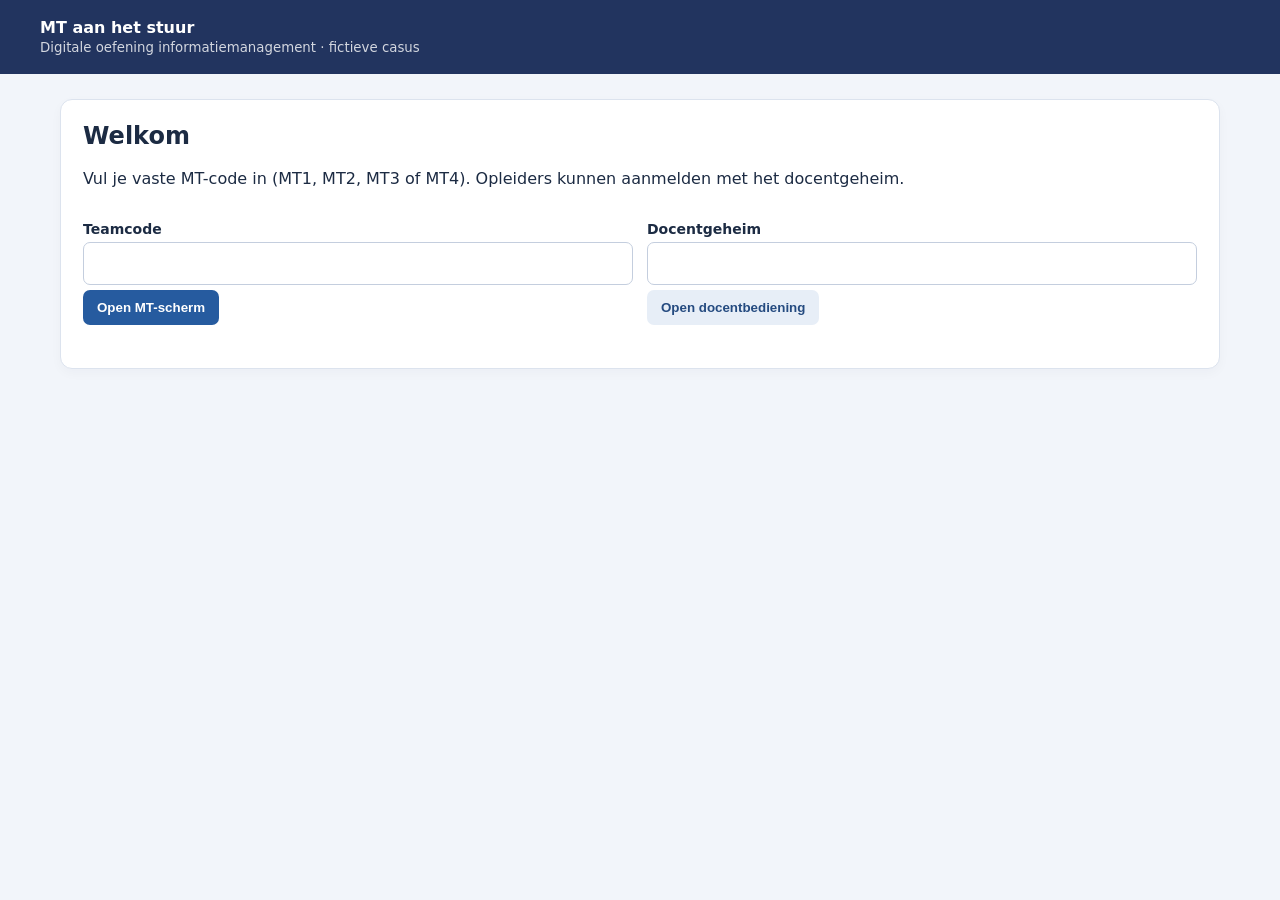
<file: legacy-v1.html>
<!doctype html>
<html lang="nl"><head><meta charset="utf-8"><meta name="viewport" content="width=device-width,initial-scale=1">
<title>MT aan het stuur | Digitale simulatie</title>
<style>
:root{font:16px system-ui,Arial,sans-serif;background:#f2f5fa;color:#1c2b43}*{box-sizing:border-box}body{margin:0}header{background:#22345f;color:white;padding:18px max(20px,calc((100vw - 1200px)/2))}header small{opacity:.8}main{max-width:1200px;margin:25px auto;padding:0 20px}.card{background:#fff;padding:22px;border-radius:12px;margin-bottom:16px;border:1px solid #dce3ee;box-shadow:0 4px 12px #14234208}h1,h2{margin:0 0 14px}h1{font-size:24px}h2{font-size:19px}p{line-height:1.6}button{border:0;border-radius:7px;padding:10px 14px;background:#265b9f;color:white;font-weight:650;cursor:pointer;margin:5px 6px 5px 0}button.secondary{background:#e7eef7;color:#254b80}button.danger{background:#a63134}button:disabled{opacity:.45;cursor:not-allowed}input,textarea,select{width:100%;border:1px solid #c4cede;border-radius:7px;padding:11px;font:inherit}textarea{min-height:85px;resize:vertical}label{display:block;font-weight:650;margin:13px 0 5px;font-size:14px}.grid{display:grid;grid-template-columns:repeat(auto-fit,minmax(265px,1fr));gap:14px}.doc{background:#fafcff;padding:15px;border:1px solid #dce5f0;border-radius:8px;margin:9px 0}.muted{color:#60718c;font-size:14px}.bad{color:#a92730}.okay{color:#17694b}.steps{display:flex;gap:5px;margin:17px 0}.steps span{flex:1;font-size:12px;padding:9px 3px;text-align:center;background:#e8edf4;border-radius:5px}.steps .current{background:#245b9f;color:#fff}.steps .past{background:#dcefe2}#viewer{padding:12px;max-height:74vh;overflow:auto}#viewer table{border-collapse:collapse;width:100%}#viewer td,#viewer th{border:1px solid #d8e0ee;padding:7px}iframe{height:68vh;width:100%;border:1px solid #dce3ee}.hidden{display:none}@media(min-width:850px){.split{display:grid;grid-template-columns:340px 1fr;gap:14px}}.note{border-left:4px solid #d0a23f;padding:12px;background:#fff8e9;margin:12px 0}.doc-new{border-color:#82b5e8;background:#f4f9ff}.new-label{display:inline-flex;align-items:center;padding:3px 9px;border-radius:999px;background:#d8ecff;color:#144e85;font-size:12px;font-weight:750;margin-left:8px;white-space:nowrap}.new-info{border-left:4px solid #2e72b8;background:#edf6ff;padding:10px 12px;border-radius:5px;margin:12px 0;font-size:14px}.panel-heading{display:flex;justify-content:space-between;align-items:flex-start;gap:16px}.panel-heading h2{margin-bottom:4px}.dash-toolbar{background:#f0f5fb;padding:10px 14px;border-radius:8px;display:flex;align-items:center;justify-content:space-between;margin:10px 0}.dashboard-host{background:#f7f9fc;border:1px solid #d9e2ed;border-radius:9px;padding:9px}
.decision-detail{border-top:1px solid #dce5f0;padding:14px 0}.decision-detail:first-of-type{border-top:0}.decision-detail h3{font-size:15px;margin:0 0 10px}.decision-detail div{margin:0 0 10px}.decision-detail p{margin:5px 0 0;white-space:pre-wrap;overflow-wrap:anywhere}.decision-detail .confidence{background:#edf3fb;border-radius:7px;padding:8px 10px}.decisions-header{display:flex;align-items:flex-start;justify-content:space-between;gap:14px;flex-wrap:wrap}.decisions-actions{display:flex;gap:6px;flex-wrap:wrap}.comparison-scroll{overflow-x:auto;margin:14px 0}.comparison-table{width:100%;border-collapse:separate;border-spacing:0;table-layout:fixed;min-width:890px}.comparison-table th,.comparison-table td{padding:12px;border-right:1px solid #dce4ed;border-bottom:1px solid #dce4ed;vertical-align:top;text-align:left;background:#fff}.comparison-table thead th{background:#eaf0f7;font-size:14px}.comparison-table th:first-child{width:96px;background:#f3f6fa}.comparison-table thead th:first-child{background:#eaf0f7}.comparison-table tr>*:first-child{border-left:1px solid #dce4ed}.comparison-table thead tr:first-child>*{border-top:1px solid #dce4ed}.decision-fold summary{cursor:pointer;font-weight:650;color:#225794;display:flex;align-items:center;justify-content:space-between;gap:7px;font-size:13px;list-style-position:inside}.decision-fold .decision-fields{padding-top:14px}.decision-fields strong{font-size:13px;display:block}.decision-fields p{white-space:pre-wrap;overflow-wrap:anywhere;margin:5px 0 15px;font-size:13px;line-height:1.5}.score-tag{background:#eaf1fa;color:#315b86;border-radius:5px;padding:4px 6px;font-size:12px;white-space:nowrap}.decision-fold[open] summary{padding-bottom:8px;border-bottom:1px solid #dfe7f0}</style></head><body>
<header><strong>MT aan het stuur</strong><div><small>Digitale oefening informatiemanagement · fictieve casus</small></div></header>
<main><section class="card" id="login"><h1>Welkom</h1><p>Vul je vaste MT-code in (MT1, MT2, MT3 of MT4). Opleiders kunnen aanmelden met het docentgeheim.</p>

<div class="grid"><div><label for="teamcode">Teamcode</label><input id="teamcode" autocomplete="off"><button id="join">Open MT-scherm</button></div><div><label for="secret">Docentgeheim</label><input id="secret" type="password"><button id="admin" class="secondary">Open docentbediening</button></div></div>
<p id="message" class="bad" role="alert"></p></section><section id="screen" class="hidden"></section></main>
<script>
'use strict';
const el=x=>document.getElementById(x),safe=x=>String(x??'').replace(/[&<>"']/g,c=>({'&':'&amp;','<':'&lt;','>':'&gt;','"':'&quot;',"'":'&#39;'}[c]));
const phases=['Wachten op start','Ronde 1 – Signaleren','Ronde 2 – Verklaren','Ronde 3 – Besluiten','Eindresultaat'];
let role='',credential='',state=null,selectedDoc=null,poll=null;
const root=()=> 'https://mt-informatiemanagement.koen-f98.workers.dev';
async function request(path,payload){const headers={'Content-Type':'application/json'};if(role==='admin')headers.Authorization='Bearer '+credential;else headers['x-team-code']=credential;const response=await fetch(root()+path,{method:payload===undefined?'GET':'POST',headers,body:payload===undefined?undefined:JSON.stringify(payload),cache:'no-store'});const data=await response.json();if(!response.ok)throw Error(data.error||'Verbindingsfout');return data}
const steps=n=>'<div class="steps">'+phases.map((p,i)=>'<span class="'+(n===i?'current':n>i?'past':'')+'">'+safe(p)+'</span>').join('')+'</div>';
const btn=(text,action,cls='')=>'<button class="'+cls+'" data-action="'+action+'">'+safe(text)+'</button>';
async function login(as){try{role=as;credential=el(as==='admin'?'secret':'teamcode').value.trim();if(!credential)throw Error('Vul je toegangscode in.');await refresh(true);el('login').classList.add('hidden');el('screen').classList.remove('hidden');if(poll)clearInterval(poll);poll=setInterval(()=>refresh(false).catch(()=>{}),3000)}catch(e){el('message').textContent=e.message}}
let formDirty=false;
let pendingUpdate=false;
const draftAnswers={};
let lastSentAnswerId=null;
function notifyUpdate(){
 let n=el('mt-update-notice');
 if(!n){
   n=document.createElement('div');
   n.id='mt-update-notice';
   n.className='note';
   n.style.cssText='position:sticky;top:0;z-index:20;margin:0 0 10px';
   el('screen').prepend(n);
 }
 n.innerHTML='Er is nieuwe informatie beschikbaar. Je invoer blijft bewaard. <button type="button" data-action="apply-update" class="secondary">Bijwerken</button>';
}
function visibleStateSignature(x){
 if(!x)return '';
 if(role==='admin')return JSON.stringify(x);
 // Ignore changes which do not affect visible participant content.
 return JSON.stringify({
   round:x.round,revealed:x.revealed,team:x.team,
   documents:(x.documents||[]).map(d=>[d.id,d.round,d.title,d.type]),
   questions:(x.questions||[]).map(q=>[q.id,q.question,q.answer]),
   decisions:(x.decisions||[]).map(d=>[d.round,d.observations,d.decision,d.reason,d.confidence])
 });
}
function renderDecisionRows(decisions){
 return [1,2,3].map(r=>'<tr><th scope="row">Ronde '+r+'</th>'+['A','B','C','D'].map(t=>{
  const d=decisions.find(x=>x.team===t&&Number(x.round)===r);
  return '<td>'+(d?'<details class="decision-fold" data-key="'+t+'-'+r+'"><summary><span>Bekijk registratie</span><span class="score-tag">'+safe(d.confidence)+'/5</span></summary><div class="decision-fields"><strong>Waarnemingen en aannames</strong><p>'+safe(d.observations||'Niet ingevuld')+'</p><strong>Managementbesluit(en)</strong><p>'+safe(d.decision||'Niet ingevuld')+'</p><strong>Onderbouwing en onzekerheden</strong><p>'+safe(d.reason||'Niet ingevuld')+'</p><strong>Zekerheidsscore</strong><p>'+safe(d.confidence)+'/5</p></div></details>':'<span class="muted">Nog niet ingediend</span>')+'</td>';
 }).join('')+'</tr>').join('');
}
function updateAdminDecisions(next){
 const tbody=el('decision-rows');
 if(!tbody)return;
 const signature=JSON.stringify(next.decisions||[]);
 if(tbody.dataset.signature===signature)return;
 const open=new Set([...tbody.querySelectorAll('details[open]')].map(d=>d.dataset.key));
 tbody.innerHTML=renderDecisionRows(next.decisions||[]);
 tbody.dataset.signature=signature;
 tbody.querySelectorAll('details').forEach(d=>{if(open.has(d.dataset.key))d.open=true});
}
async function refresh(initial=false){
 try{
  const prev=state;
  const next=await request(role==='admin'?'/api/admin/state':'/api/team/state');
  const changed=initial||visibleStateSignature(prev)!==visibleStateSignature(next);
  const roundChanged=prev&&prev.round!==next.round;
  state=next;
  if(!changed)return;
  if(role==='admin'&&!initial&&!roundChanged&&prev&&!prev.uninitialized){
    updateAdminDecisions(next);
    if(JSON.stringify(prev.questions||[])!==JSON.stringify(next.questions||[])&&!formDirty){render()}
    return;
  }
  if(!initial&&role==='team'&&!roundChanged){pendingUpdate=true;notifyUpdate();return}
  if(!initial&&formDirty){pendingUpdate=true;notifyUpdate();return}
  pendingUpdate=false;
  if(roundChanged)selectedDoc=null;
  render();
 }catch(e){
  if(role==='admin'&&/sessie nog starten/i.test(e.message)){state={uninitialized:true};render();return}
  if(initial)throw e;
  el('screen').dataset.connection='offline';
 }
}
function render(){const host=el('screen');if(role==='admin')return renderAdmin(host);renderTeam(host)}
function renderTeam(host){
 const s=state,r=s.round,docs=s.documents||[];
 const integrated=s.team==='C'||s.team==='D';
 const dashIds=s.team==='C'?['c21','c32']:s.team==='D'?['d21','d31']:[];
 const dashAvailable=docs.filter(d=>dashIds.includes(d.id));
 const supplements=integrated?docs.filter(d=>!dashIds.includes(d.id)):docs;
 const dashReleased=dashAvailable.length>0;
 const newCount=supplements.filter(d=>d.round===r).length;
 const newDash=dashAvailable.some(d=>d.round===r)&&r<=3;
 let h='<section class="card"><h1>Managementteam '+safe(({A:1,B:2,C:3,D:4})[s.team]||s.team)+'</h1>'+steps(r)+
 '<p>Jullie besturen een fictieve provinciale beheerorganisatie. Formuleer onderbouwde managementbesluiten op basis van de beschikbare informatie.</p>';
 if(r===0)h+='<div class="note">De eerste informatieronde wordt door de opleider gestart.</div>';
 if(r>0)h+='<h2>Gezamenlijke doelstellingen</h2><ul>'+(s.samp||[]).map(x=>'<li>'+safe(x)+'</li>').join('')+'</ul>';
 if(s.revealed)h+='<div class="note"><strong>Onthulling:</strong> alle managementteams bestuurden dezelfde fictieve organisatie en kregen verschillende informatie.</div>';
 h+='</section>';
 if(r>0){
  if(integrated){
   h+='<section class="card"><div class="panel-heading"><div><h2>Managementdashboard</h2><p class="muted">Eén samenhangend overzicht. Nieuwe onderdelen verschijnen zodra de volgende informatieronde is vrijgegeven.</p></div>'+(newDash?'<span class="new-label">Nieuw</span>':'')+'</div>';
   if(dashReleased){
    h+='<div class="dash-toolbar"><span>'+safe(s.team==='C'?'Middelen en ontwikkeling':'Integrale doelsturing')+'</span>'+btn('Dashboard openen','dashboard','secondary')+'</div><div id="dashboard-host" class="dashboard-host"><div class="muted">Open het dashboard om alle vrijgegeven onderdelen samen te bekijken.</div></div>';
   }else{
    h+='<div class="note">Het managementdashboard wordt in een volgende informatieronde beschikbaar gesteld.</div>';
   }
   h+='</section>';
  }
  h+='<div class="split"><section class="card"><h2>'+(integrated?'Aanvullende documenten':'Beschikbare informatie')+'</h2><p class="muted">Vrijgegeven notities en correspondentie blijven beschikbaar.</p>'+
   (r<=3?'<div class="new-info"><strong>Ronde '+r+': '+newCount+' nieuwe documenten</strong><div>Nieuwe documenten staan bovenaan.</div></div>':'')+
   [...supplements].sort((x,y)=>y.round-x.round).map(d=>
    '<div class="doc'+(d.round===r&&r<=3?' doc-new':'')+'"><b>'+safe(d.title)+'</b>'+
    (d.round===r&&r<=3?'<span class="new-label">Nieuw</span>':'')+
    '<p class="muted">Notitie of correspondentie</p>'+btn('Open document','doc:'+d.id,'secondary')+'</div>'
   ).join('')+'</section><section class="card"><h2>Document</h2><div id="viewer">Selecteer links een document.</div></section></div>';
  h+='<div class="grid"><section class="card"><h2>Informatievragen</h2><p class="muted">Maximaal twee vragen in de eerste twee rondes.</p>'+
  (s.questions||[]).map(q=>'<div class="doc"><b>Vraag</b><p>'+safe(q.question)+'</p><b>Antwoord</b><p>'+safe(q.answer||'Nog niet beantwoord')+'</p></div>').join('');
  if(r<=2&&(s.questions||[]).length<2)h+='<label>Welke aanvullende informatie hebben jullie nodig?</label><textarea id="question"></textarea>'+btn('Vraag indienen','ask');
  h+='</section><section class="card"><h2>Besluitregistratie</h2>';
  if(r<=3){
   const old=(s.decisions||[]).find(d=>d.round===r)||{};
   h+='<label>Waarnemingen en aannames</label><textarea id="observations">'+safe(old.observations||'')+'</textarea>'+
   '<label>Besluit(en)</label><textarea id="decision">'+safe(old.decision||'')+'</textarea>'+
   '<label>Onderbouwing en onzekerheden</label><textarea id="reason">'+safe(old.reason||'')+'</textarea>'+
   '<label>Zekerheid (1–5)</label><select id="confidence">'+[1,2,3,4,5].map(n=>'<option value="'+n+'" '+((old.confidence||3)===n?'selected':'')+'>'+n+'</option>').join('')+'</select>'+btn('Besluit opslaan','save');
  }else h+='<p>De besluitvorming is gesloten.</p>';
  h+='<h2>Eerdere besluiten</h2>'+(s.decisions||[]).map(d=>'<div class="doc"><b>Ronde '+safe(d.round)+'</b><p>'+safe(d.decision)+'</p></div>').join('')+'</section></div>';
 }
 host.innerHTML=h;
 if(integrated&&dashReleased)loadDashboard(dashAvailable);
}
async function loadDashboard(documents){
 const target=el('dashboard-host');
 if(!target||!documents.length)return;
 const key=documents.map(d=>d.id).join(',');
 // Cache one coherent dashboard per released set. Never reload it on a timer.
 if(target.dataset.dashboardKey===key)return;
 target.dataset.dashboardKey=key;
 target.innerHTML='<p class="muted">Dashboard wordt geladen…</p>';
 try{
  const parts=await Promise.all(documents.map(async d=>{
    const result=await request('/api/team/document?id='+encodeURIComponent(d.id));
    return {title:d.title,html:result.body};
  }));
  if(!target.isConnected)return;
  const sections=parts.map((p,i)=>{
    const parsed=new DOMParser().parseFromString(p.html,'text/html');
    const article=parsed.querySelector('article');
    if(!article)throw Error('Dashboardonderdeel ontbreekt.');
    const header=article.querySelector('header');
    if(header)header.remove();
    const note=article.querySelector('p');
    if(note&&note.textContent.includes('Fictieve oefengegevens'))note.remove();
    return '<section class="module" id="onderdeel-'+i+'">'+article.innerHTML+'</section>';
  }).join('');
  const combined='<!doctype html><html lang="nl"><head><meta charset="utf-8"><meta name="viewport" content="width=device-width, initial-scale=1">'+
  '<style>body{background:#f5f8fc;color:#233147;font:15px system-ui,Arial;margin:0;padding:12px} nav{display:flex;gap:8px;flex-wrap:wrap;position:sticky;top:0;background:#f5f8fc;padding:8px 0;z-index:2} nav a{color:#174f82;background:#dcecf9;padding:8px 12px;text-decoration:none;border-radius:6px;font-weight:600}.module{background:white;border:1px solid #dce3ec;border-radius:10px;padding:16px;margin:14px 0}section.chart{box-shadow:none}.module h2{font-size:19px}table{width:100%;border-collapse:collapse}td,th{padding:8px;border:1px solid #d5dce6}@media(max-width:720px){.module{padding:8px}}</style></head><body>'+
  '<nav>'+parts.map((p,i)=>'<a href="#onderdeel-'+i+'">'+safe(i===0?'Kernoverzicht':(state.team==='C'?'Ontwikkelvermogen':'Interventieafweging'))+'</a>').join('')+'</nav>'+
  '<p style="font-size:12px;color:#687b91">Fictieve oefengegevens – geen werkelijke PNH-prestaties.</p>'+sections+'</body></html>';
  const iframe=document.createElement('iframe');
  iframe.title='Managementdashboard';
  iframe.sandbox='allow-scripts';
  iframe.style.cssText='width:100%;height:950px;max-height:none;border:0;border-radius:8px;background:#fff';
  iframe.srcdoc=combined;
  target.replaceChildren(iframe);
 }catch(e){
  if(target.isConnected)target.textContent='Dashboard kon niet worden geladen: '+e.message;
 }
}
function renderAdmin(host){if(state.uninitialized){host.innerHTML='<section class="card"><h1>Docentbediening</h1><p>Er is nog geen sessie. Start een nieuwe oefening en deel daarna de teamcodes uit.</p>'+btn('Nieuwe sessie starten','init')+'</section>';return}const s=state;let h='<section class="card"><h1>Docentbediening</h1>'+steps(s.round)+'<h2>'+safe(phases[s.round])+'</h2>'+[1,2,3,4].map(n=>'<button '+(n<=s.round?'disabled':'')+' data-action="round:'+n+'">'+(n===4?'Naar eindresultaat':'Start ronde '+n)+'</button>').join('')+btn('Vernieuwen','refresh','secondary')+btn('Reset sessie','reset','danger')+'</section><section class="card"><h2>Teamcodes</h2><div class="grid">'+(s.codes||[]).map(c=>'<div class="doc"><strong>MT '+safe(({A:1,B:2,C:3,D:4})[c.team]||c.team)+'</strong><p><code>'+safe(c.code)+'</code></p></div>').join('')+'</div></section>';h+='<section class="card"><h2>Informatievragen</h2>'+(s.questions||[]).map(q=>'<div class="doc"><strong>MT '+safe(({A:1,B:2,C:3,D:4})[q.team]||q.team)+' · ronde '+safe(q.round)+'</strong><p>'+safe(q.question)+'</p><label>Antwoord</label><textarea id="answer-'+q.id+'">'+safe(Object.prototype.hasOwnProperty.call(draftAnswers,q.id)?draftAnswers[q.id]:(q.answer||''))+'</textarea>'+(q.answer?'<p class="okay" role="status">✓ Antwoord verzonden naar MT '+safe(({A:1,B:2,C:3,D:4})[q.team]||q.team)+(lastSentAnswerId===q.id?' – zojuist bevestigd':'')+'</p><div class="doc"><strong>Verzonden antwoord</strong><p>'+safe(q.answer)+'</p></div>':'<p class="muted">Nog geen antwoord verzonden.</p>')+btn(q.answer?'Antwoord bijwerken':'Verstuur antwoord','answer:'+q.id)+'</div>').join('')+'</section>';h+='<section class="card"><div class="decisions-header"><div><h2>Besluiten per MT en ronde</h2><p class="muted">Elke ronde staat op dezelfde hoogte voor alle managementteams. Klik op een cel voor de volledige registratie.</p></div><div class="decisions-actions">'+btn('Alles uitklappen','expand-all','secondary')+btn('Alles inklappen','collapse-all','secondary')+'</div></div>'+
'<div class="comparison-scroll"><table class="comparison-table"><thead><tr><th scope="col">Ronde</th>'+['1','2','3','4'].map(n=>'<th scope="col">MT '+n+'</th>').join('')+'</tr></thead><tbody id="decision-rows">'+
renderDecisionRows(s.decisions||[])+
'</tbody></table></div><p class="muted">De Excel-export bevat alle rondes en alle ingevulde velden, ook wanneer ze hier zijn ingeklapt.</p>'+btn('Exporteer resultaten naar Excel (.xlsx)','export-excel','secondary')+'</section>';if(s.round===4)h+='<section class="card"><h2>Gezamenlijke onthulling</h2><p>Verzamel eerst de besluiten van alle MT’s en bespreek daarna de gedeelde werkelijkheid.</p>'+btn('Onthul gedeelde werkelijkheid','reveal')+'</section>';host.innerHTML=h;const tableRows=el('decision-rows');if(tableRows)tableRows.dataset.signature=JSON.stringify(s.decisions||[])}
async function loadDoc(id){selectedDoc=id;const box=el('viewer');if(!box)return;box.textContent='Document laden…';try{const d=await request('/api/team/document?id='+encodeURIComponent(id));if(d.type==='html'){const frame=document.createElement('iframe');frame.sandbox='allow-scripts';frame.srcdoc=d.body;box.replaceChildren(frame)}else{box.innerHTML=d.body}}catch(e){box.textContent=e.message}}
async function action(a){try{if(a==='apply-update'){if(role==='team'&&formDirty&&!confirm('Niet-opgeslagen invoer gaat verloren. Toch bijwerken?'))return;if(role==='team')formDirty=false;pendingUpdate=false;render();return}if(a==='expand-all'||a==='collapse-all'){
 document.querySelectorAll('.decision-fold').forEach(item=>item.open=(a==='expand-all'));
 return;
}if(a==='export-excel'){const latest=await request('/api/admin/state');await window.exportMTExcel(latest);return}
if(a==='dashboard'){const host=el('dashboard-host');if(host)host.scrollIntoView({behavior:'smooth',block:'start'});return}if(a.startsWith('doc:'))return loadDoc(a.slice(4));if(a==='ask'){await request('/api/team/ask',{question:el('question').value});formDirty=false;pendingUpdate=false;return refresh()}if(a==='save'){
 const round=state.round;
 const data={observations:el('observations').value,decision:el('decision').value,reason:el('reason').value,confidence:+el('confidence').value};
 const button=document.querySelector('[data-action="save"]');
 let status=el('save-confirmation');
 if(!status){status=document.createElement('p');status.id='save-confirmation';status.setAttribute('role','status');status.setAttribute('aria-live','polite');button?.insertAdjacentElement('afterend',status)}
 if(button){button.disabled=true;button.textContent='Opslaan…'}
 status.className='muted';status.textContent='Besluit wordt opgeslagen…';
 try{
  const result=await request('/api/team/decision',data);
  if(result.success!==true)throw Error('De server heeft het opslaan niet bevestigd.');
  // The Worker trims text on save. A later GET may also briefly return
  // stale information; never present a confirmed POST as a failed save.
  formDirty=false;pendingUpdate=false;
  status.className='okay';status.textContent='✓ Besluit succesvol opgeslagen. Het is verzonden naar de docent.';
  try{
    const verified=await request('/api/team/state');
    const saved=(verified.decisions||[]).find(d=>Number(d.round)===round);
    const same=saved&&
      String(saved.observations||'').trim()===data.observations.trim().slice(0,2500)&&
      String(saved.decision||'').trim()===data.decision.trim().slice(0,2500)&&
      String(saved.reason||'').trim()===data.reason.trim().slice(0,2500)&&
      Number(saved.confidence)===data.confidence;
    if(same){
      state=verified;
      status.textContent='✓ Besluit opgeslagen en gecontroleerd. Zichtbaar in de docentbediening.';
    }
  }catch(verificationError){
    console.warn('Opslag bevestigd, terugleescontrole tijdelijk niet beschikbaar:',verificationError);
  }
  if(button)button.textContent='Besluit opnieuw opslaan';
 }catch(err){status.className='bad';status.textContent='Opslaan mislukt: '+err.message;throw err}
 finally{if(button)button.disabled=false}
 return;
}if(a==='init'){await request('/api/admin/init',{});return refresh()}if(a.startsWith('round:')){const n=+a.split(':')[1];if(confirm('Alle MT’s naar '+phases[n]+'?')){await request('/api/admin/advance',{round:n});return refresh()}return}if(a.startsWith('answer:')){
 const id=+a.split(':')[1];
 const field=el('answer-'+id);
 const answer=field?.value.trim()||'';
 if(!answer){alert('Vul eerst een antwoord in.');return}
 const button=document.querySelector('[data-action="answer:'+id+'"]');
 if(button){button.disabled=true;button.textContent='Verzenden…'}
 try{
   await request('/api/admin/answer',{id,answer});
   const verified=await request('/api/admin/state');
   const saved=(verified.questions||[]).find(q=>q.id===id);
   if(!saved||saved.answer!==answer)throw Error('Opslag kon niet worden bevestigd. Controleer de docentbediening.');
   delete draftAnswers[id];
   lastSentAnswerId=id;
   state=verified;
   formDirty=Object.keys(draftAnswers).length>0;
   pendingUpdate=false;
   render();
 }catch(error){
   if(button){button.disabled=false;button.textContent='Opnieuw verzenden'}
   throw error;
 }
 return
}if(a==='reveal'){await request('/api/admin/reveal',{});return refresh()}if(a==='reset'){
 if(!confirm('Deze reset verwijdert alle teamcodes, informatievragen, antwoorden en besluiten. Doorgaan?'))return;
 if(!confirm('Weet je zeker dat je de sessie definitief wilt resetten?'))return;
 await request('/api/admin/reset',{});
 // After reset the API correctly returns 404 for /api/admin/state.
 // Show the new-session view instead of swallowing that 404 in refresh().
 for(const id of Object.keys(draftAnswers))delete draftAnswers[id];
 lastSentAnswerId=null;
 formDirty=false;
 pendingUpdate=false;
 selectedDoc=null;
 state={uninitialized:true};
 render();
 return;
}if(a==='refresh')return refresh();}catch(e){alert(e.message)}}
// Preserve drafts. Silent polling never rebuilds a dirty participant form.
document.addEventListener('input',event=>{
 if(el('screen').contains(event.target)&&
   ['TEXTAREA','INPUT','SELECT'].includes(event.target.tagName)){
   formDirty=true;
   if(role==='admin'&&event.target.id.startsWith('answer-')){
     draftAnswers[event.target.id.slice(7)]=event.target.value;
   }
 }
});
document.addEventListener('click',e=>{const b=e.target.closest('[data-action]');if(b)action(b.dataset.action)});el('join').onclick=()=>login('team');el('admin').onclick=()=>login('admin');
</script><script src="excel-export.js"></script></body></html>
</file>
<file: design-v2.css>
/* MT aan het stuur | visueel prototype v2
   Maakt uitsluitend de weergave aantrekkelijker; API en sessielogica blijven intact. */
:root{font-family:Inter,"Segoe UI",system-ui,Arial,sans-serif!important;color:#24334c!important;background:#edf2f8!important}
body{background:linear-gradient(155deg,#eff4f9 0%,#f6f8fc 72%)!important;min-height:100vh}
header{background:#202c5e!important;color:white!important;box-shadow:0 8px 30px #1823431b;padding-top:21px!important;padding-bottom:21px!important}
body>header{position:relative;z-index:1}
body>header strong{font-size:20px;letter-spacing:-.035em}
body>header small{display:block;margin-top:5px;font-size:12px;letter-spacing:.025em;color:#cbd4e9}
main{max-width:1370px!important;margin:26px auto 70px!important;padding:0 24px!important}
.card{border:1px solid #e0e7f1!important;border-radius:18px!important;padding:24px!important;box-shadow:0 8px 26px #192f5210!important;background:#fff!important;margin-bottom:18px!important}
h1,h2,h3{color:#202c5e;letter-spacing:-.025em}h1{font-size:27px!important}h2{font-size:20px!important}
p{line-height:1.65}button{background:#202c5e!important;color:white!important;border-radius:10px!important;padding:11px 16px!important;transition:background .15s ease,transform .15s ease,box-shadow .15s ease;box-shadow:0 3px 9px #202c5e10;font-size:13px;min-height:38px}
button:hover:not(:disabled){background:#36477d!important;box-shadow:0 5px 14px #202c5e24;transform:translateY(-1px)}
button:focus-visible,a:focus-visible,summary:focus-visible,input:focus-visible,textarea:focus-visible,select:focus-visible{outline:3px solid #5ab3b2!important;outline-offset:2px}
button.secondary{background:#e9eff8!important;color:#202c5e!important;box-shadow:none}button.secondary:hover{background:#dbe7f5!important}
button.danger{background:#ae393f!important}button:disabled{opacity:.55}
input,textarea,select{border-color:#c8d4e5!important;border-radius:11px!important;background:#fbfdff!important;padding:12px!important}
input:focus,textarea:focus,select:focus{border-color:#5ab3b2!important;box-shadow:0 0 0 3px #5ab3b21c!important}
textarea{min-height:116px!important;line-height:1.55}
label{margin-top:17px!important;margin-bottom:8px!important;color:#334767;font-weight:700!important}
.muted{color:#6a7b94!important}
.steps{gap:7px!important;margin:15px 0 20px!important}
.steps span{padding:12px 6px!important;font-size:12px!important;border-radius:9px!important;background:#e9edf5!important;color:#65758e}
.steps .current{background:#202c5e!important;color:#fff!important;box-shadow:0 4px 12px #202c5e20}
.steps .past{background:#d8ede7!important;color:#14685a!important}
.doc{background:#fbfcff!important;border:1px solid #e0e7f1!important;border-radius:12px!important;padding:17px!important}
.doc b{line-height:1.45}
.doc-new{background:#f3fafa!important;border-color:#a7d7d6!important}
.new-label{background:#d9f2ef!important;color:#177269!important;padding:5px 10px!important;font-size:11px!important}
.new-info{background:#f0f8f7!important;border-color:#5ab3b2!important;border-radius:10px!important;padding:13px 15px!important}
.note{border-left-color:#ec7734!important;background:#fff6ed!important;border-radius:8px!important}
.split{grid-template-columns:minmax(280px,340px) minmax(0,1fr)!important;gap:19px!important}
#viewer{background:linear-gradient(#f9fbfe,#f4f7fb)!important;border:1px solid #e0e8f2;border-radius:12px;padding:22px!important;max-height:82vh!important;min-height:330px}
#viewer article{background:#fff;max-width:780px;min-height:300px;margin:auto;padding:34px 42px;box-shadow:0 5px 19px #1c31561a;line-height:1.7;font-family:"Segoe UI",system-ui,Arial,sans-serif}
#viewer article>header{background:#f0f4fa!important;color:#202c5e!important;padding:13px 18px!important;margin:-34px -42px 25px!important;box-shadow:none}
#viewer article h2{border-bottom:1px solid #e5eaf1;padding-bottom:15px}
#viewer article p{margin:13px 0}
#viewer iframe{background:white}
.dashboard-host{border-radius:12px!important;border:1px solid #dce6ee!important;padding:14px!important;background:#f6f9fc!important}
.dash-toolbar{background:#edf3f7!important;padding:13px 16px!important}
.comparison-table thead th{background:#e9f0f8!important}
.comparison-table td{background:#fff!important}
.decision-fold summary{color:#202c5e!important}
.confidence{background:#eaf4f1!important}
#login{max-width:960px;margin:38px auto;padding:34px!important}
#login h1{font-size:32px!important}
#login .grid{margin-top:26px}
#login .grid>div{background:#f6f9fd;border:1px solid #e4eaf3;padding:22px;border-radius:14px}
.mt-hero{background:linear-gradient(117deg,#202c5e,#324a7b)!important;color:white!important;position:relative;overflow:hidden}
.mt-hero:after{content:"";position:absolute;right:-66px;top:-92px;width:300px;height:300px;border-radius:50%;background:radial-gradient(circle,#5ab3b23f,#5ab3b200 68%);pointer-events:none}
.mt-hero h1,.mt-hero h2,.mt-hero p{color:white!important}
.mt-hero .steps span{background:#ffffff18!important;color:#e7eefa!important}
.mt-hero .steps .current{background:#5ab3b2!important;color:#142c4c!important;font-weight:700}
.mt-hero .steps .past{background:#ffffff39!important;color:white!important}
.mt-eyebrow{display:inline-flex;align-items:center;gap:7px;color:#bedbdc;font-size:12px;font-weight:700;letter-spacing:.12em;text-transform:uppercase}
.mt-hero-top{display:flex;align-items:flex-start;justify-content:space-between;gap:18px}
.mt-hero h1{font-size:30px!important;margin:10px 0 7px}
.mt-round-tag{border:1px solid #ffffff55;background:#ffffff16;border-radius:11px;color:white;padding:11px 14px;font-weight:750;font-size:13px;white-space:nowrap}
.mt-nav{display:flex;gap:9px;flex-wrap:wrap;margin:0 0 22px}
.mt-nav a{display:inline-flex;align-items:center;gap:7px;text-decoration:none;border:1px solid #dbe3ee;border-radius:10px;background:#fff;color:#314568;padding:11px 15px;font-size:13px;font-weight:750;box-shadow:0 2px 5px #182c4810}
.mt-nav a:hover{background:#edf6f5;border-color:#7dc3bf}
.mt-nav a:focus-visible{outline:3px solid #5ab3b2}
.mt-nav a .nav-dot{width:7px;height:7px;border-radius:50%;background:#5ab3b2}
.mt-section-title{display:flex;align-items:center;gap:11px}
.mt-section-title:before{content:"";width:5px;height:23px;background:#ec7734;border-radius:5px;display:inline-block}
.mt-goals{background:#fff!important}
.mt-goals ul{display:grid;grid-template-columns:repeat(2,minmax(0,1fr));gap:11px 22px;list-style:none;padding:0;margin:10px 0}
.mt-goals li{border:1px solid #e0e9f3;background:#f8fafe;padding:13px 14px;border-radius:10px;line-height:1.55;font-size:14px}
.mt-goals li:before{content:"◆";color:#5ab3b2;margin-right:9px}
.mt-statusline{font-size:12px;color:#64758a;letter-spacing:.025em;margin-top:9px}
.mt-decision-card{border-top:4px solid #ec7734!important}
.mt-question-card{border-top:4px solid #5ab3b2!important}
.mt-documents-card{border-top:4px solid #6d89bf!important}
.mt-dashboard-card{border-top:4px solid #5ab3b2!important}
.mt-doc-header{font-size:12px;font-weight:800;color:#426889;text-transform:uppercase;letter-spacing:.1em;margin:0 0 15px}
.mt-dashboard-card .panel-heading h2{font-size:23px!important}
#save-confirmation.okay{display:block;color:#137a57;background:#e5f5ee;padding:11px 15px;border-radius:9px;margin-top:12px;font-weight:700}
#save-confirmation.bad{display:block;color:#a22e37;background:#fff0f0;padding:11px 15px;border-radius:9px}
@media(max-width:860px){main{padding:0 12px!important}.split{display:grid;grid-template-columns:1fr!important}.mt-goals ul{grid-template-columns:1fr}.card{padding:18px!important}.mt-hero-top{flex-direction:column}.mt-round-tag{white-space:normal}#viewer article{padding:24px}#viewer article>header{margin:-24px -24px 20px!important}}
@media(prefers-reduced-motion:reduce){button{transition:none!important}button:hover{transform:none!important}}


/* MT4: vier SVG-trendgrafieken compact in twee kolommen, mobiel een kolom.
   De bronwaarden, normlijnen en prognoses blijven onaangetast. */
.mt-trends-grid{
 display:grid;
 grid-template-columns:repeat(2,minmax(0,1fr));
 align-items:stretch;
 gap:16px;
 margin:16px 0 20px;
}
.mt-trends-grid .mt-trend-chart{
 min-width:0;
 margin:0!important;
 padding:12px!important;
 display:flex;
 flex-direction:column;
}
.mt-trends-grid .mt-trend-chart svg{
 width:100%!important;
 height:auto!important;
 max-width:100%;
 display:block;
 margin:auto 0;
}
.mt-trends-grid .mt-trend-chart h3{
 line-height:1.35;
}
.mt-trends-grid .mt-trend-chart p:last-child{
 margin-top:auto!important;
}
@media(max-width:900px){
 .mt-trends-grid{grid-template-columns:minmax(0,1fr)}
}

/* MT3: financial dashboard four SVG charts in responsive two-column layout. */
.dashboard-module:has(> .mt-trend-chart){display:grid;grid-template-columns:repeat(2,minmax(0,1fr));gap:16px;align-items:start}
.dashboard-module:has(> .mt-trend-chart)>:not(.mt-trend-chart){grid-column:1/-1}
.dashboard-module:has(> .mt-trend-chart)> .mt-trend-chart{min-width:0;margin:0!important}
@media(max-width:900px){.dashboard-module:has(> .mt-trend-chart){grid-template-columns:minmax(0,1fr)}}

/* Uniform lettertype voor alle informatiedossiers (MT1 t/m MT4).
   Alleen dossierinhoud, niet de docentbediening of algemene navigatie. */
#viewer article, #viewer article *,
.dashboard-host .dashboard-module, .dashboard-host .dashboard-module * {
 font-family: Arial, Helvetica, sans-serif !important;
}
</file>
<file: preview-v2/design-v2.css>
/* MT aan het stuur | visueel prototype v2
   Maakt uitsluitend de weergave aantrekkelijker; API en sessielogica blijven intact. */
:root{font-family:Inter,"Segoe UI",system-ui,Arial,sans-serif!important;color:#24334c!important;background:#edf2f8!important}
body{background:linear-gradient(155deg,#eff4f9 0%,#f6f8fc 72%)!important;min-height:100vh}
header{background:#202c5e!important;color:white!important;box-shadow:0 8px 30px #1823431b;padding-top:21px!important;padding-bottom:21px!important}
body>header{position:relative;z-index:1}
body>header strong{font-size:20px;letter-spacing:-.035em}
body>header small{display:block;margin-top:5px;font-size:12px;letter-spacing:.025em;color:#cbd4e9}
main{max-width:1370px!important;margin:26px auto 70px!important;padding:0 24px!important}
.card{border:1px solid #e0e7f1!important;border-radius:18px!important;padding:24px!important;box-shadow:0 8px 26px #192f5210!important;background:#fff!important;margin-bottom:18px!important}
h1,h2,h3{color:#202c5e;letter-spacing:-.025em}h1{font-size:27px!important}h2{font-size:20px!important}
p{line-height:1.65}button{background:#202c5e!important;color:white!important;border-radius:10px!important;padding:11px 16px!important;transition:background .15s ease,transform .15s ease,box-shadow .15s ease;box-shadow:0 3px 9px #202c5e10;font-size:13px;min-height:38px}
button:hover:not(:disabled){background:#36477d!important;box-shadow:0 5px 14px #202c5e24;transform:translateY(-1px)}
button:focus-visible,a:focus-visible,summary:focus-visible,input:focus-visible,textarea:focus-visible,select:focus-visible{outline:3px solid #5ab3b2!important;outline-offset:2px}
button.secondary{background:#e9eff8!important;color:#202c5e!important;box-shadow:none}button.secondary:hover{background:#dbe7f5!important}
button.danger{background:#ae393f!important}button:disabled{opacity:.55}
input,textarea,select{border-color:#c8d4e5!important;border-radius:11px!important;background:#fbfdff!important;padding:12px!important}
input:focus,textarea:focus,select:focus{border-color:#5ab3b2!important;box-shadow:0 0 0 3px #5ab3b21c!important}
textarea{min-height:116px!important;line-height:1.55}
label{margin-top:17px!important;margin-bottom:8px!important;color:#334767;font-weight:700!important}
.muted{color:#6a7b94!important}
.steps{gap:7px!important;margin:15px 0 20px!important}
.steps span{padding:12px 6px!important;font-size:12px!important;border-radius:9px!important;background:#e9edf5!important;color:#65758e}
.steps .current{background:#202c5e!important;color:#fff!important;box-shadow:0 4px 12px #202c5e20}
.steps .past{background:#d8ede7!important;color:#14685a!important}
.doc{background:#fbfcff!important;border:1px solid #e0e7f1!important;border-radius:12px!important;padding:17px!important}
.doc b{line-height:1.45}
.doc-new{background:#f3fafa!important;border-color:#a7d7d6!important}
.new-label{background:#d9f2ef!important;color:#177269!important;padding:5px 10px!important;font-size:11px!important}
.new-info{background:#f0f8f7!important;border-color:#5ab3b2!important;border-radius:10px!important;padding:13px 15px!important}
.note{border-left-color:#ec7734!important;background:#fff6ed!important;border-radius:8px!important}
.split{grid-template-columns:minmax(280px,340px) minmax(0,1fr)!important;gap:19px!important}
#viewer{background:linear-gradient(#f9fbfe,#f4f7fb)!important;border:1px solid #e0e8f2;border-radius:12px;padding:22px!important;max-height:82vh!important;min-height:330px}
#viewer article{background:#fff;max-width:780px;min-height:300px;margin:auto;padding:34px 42px;box-shadow:0 5px 19px #1c31561a;line-height:1.7;font-family:"Segoe UI",system-ui,Arial,sans-serif}
#viewer article>header{background:#f0f4fa!important;color:#202c5e!important;padding:13px 18px!important;margin:-34px -42px 25px!important;box-shadow:none}
#viewer article h2{border-bottom:1px solid #e5eaf1;padding-bottom:15px}
#viewer article p{margin:13px 0}
#viewer iframe{background:white}
.dashboard-host{border-radius:12px!important;border:1px solid #dce6ee!important;padding:14px!important;background:#f6f9fc!important}
.dash-toolbar{background:#edf3f7!important;padding:13px 16px!important}
.comparison-table thead th{background:#e9f0f8!important}
.comparison-table td{background:#fff!important}
.decision-fold summary{color:#202c5e!important}
.confidence{background:#eaf4f1!important}
#login{max-width:960px;margin:38px auto;padding:34px!important}
#login h1{font-size:32px!important}
#login .grid{margin-top:26px}
#login .grid>div{background:#f6f9fd;border:1px solid #e4eaf3;padding:22px;border-radius:14px}
.mt-hero{background:linear-gradient(117deg,#202c5e,#324a7b)!important;color:white!important;position:relative;overflow:hidden}
.mt-hero:after{content:"";position:absolute;right:-66px;top:-92px;width:300px;height:300px;border-radius:50%;background:radial-gradient(circle,#5ab3b23f,#5ab3b200 68%);pointer-events:none}
.mt-hero h1,.mt-hero h2,.mt-hero p{color:white!important}
.mt-hero .steps span{background:#ffffff18!important;color:#e7eefa!important}
.mt-hero .steps .current{background:#5ab3b2!important;color:#142c4c!important;font-weight:700}
.mt-hero .steps .past{background:#ffffff39!important;color:white!important}
.mt-eyebrow{display:inline-flex;align-items:center;gap:7px;color:#bedbdc;font-size:12px;font-weight:700;letter-spacing:.12em;text-transform:uppercase}
.mt-hero-top{display:flex;align-items:flex-start;justify-content:space-between;gap:18px}
.mt-hero h1{font-size:30px!important;margin:10px 0 7px}
.mt-round-tag{border:1px solid #ffffff55;background:#ffffff16;border-radius:11px;color:white;padding:11px 14px;font-weight:750;font-size:13px;white-space:nowrap}
.mt-nav{display:flex;gap:9px;flex-wrap:wrap;margin:0 0 22px}
.mt-nav a{display:inline-flex;align-items:center;gap:7px;text-decoration:none;border:1px solid #dbe3ee;border-radius:10px;background:#fff;color:#314568;padding:11px 15px;font-size:13px;font-weight:750;box-shadow:0 2px 5px #182c4810}
.mt-nav a:hover{background:#edf6f5;border-color:#7dc3bf}
.mt-nav a:focus-visible{outline:3px solid #5ab3b2}
.mt-nav a .nav-dot{width:7px;height:7px;border-radius:50%;background:#5ab3b2}
.mt-section-title{display:flex;align-items:center;gap:11px}
.mt-section-title:before{content:"";width:5px;height:23px;background:#ec7734;border-radius:5px;display:inline-block}
.mt-goals{background:#fff!important}
.mt-goals ul{display:grid;grid-template-columns:repeat(2,minmax(0,1fr));gap:11px 22px;list-style:none;padding:0;margin:10px 0}
.mt-goals li{border:1px solid #e0e9f3;background:#f8fafe;padding:13px 14px;border-radius:10px;line-height:1.55;font-size:14px}
.mt-goals li:before{content:"◆";color:#5ab3b2;margin-right:9px}
.mt-statusline{font-size:12px;color:#64758a;letter-spacing:.025em;margin-top:9px}
.mt-decision-card{border-top:4px solid #ec7734!important}
.mt-question-card{border-top:4px solid #5ab3b2!important}
.mt-documents-card{border-top:4px solid #6d89bf!important}
.mt-dashboard-card{border-top:4px solid #5ab3b2!important}
.mt-doc-header{font-size:12px;font-weight:800;color:#426889;text-transform:uppercase;letter-spacing:.1em;margin:0 0 15px}
.mt-dashboard-card .panel-heading h2{font-size:23px!important}
#save-confirmation.okay{display:block;color:#137a57;background:#e5f5ee;padding:11px 15px;border-radius:9px;margin-top:12px;font-weight:700}
#save-confirmation.bad{display:block;color:#a22e37;background:#fff0f0;padding:11px 15px;border-radius:9px}
@media(max-width:860px){main{padding:0 12px!important}.split{display:grid;grid-template-columns:1fr!important}.mt-goals ul{grid-template-columns:1fr}.card{padding:18px!important}.mt-hero-top{flex-direction:column}.mt-round-tag{white-space:normal}#viewer article{padding:24px}#viewer article>header{margin:-24px -24px 20px!important}}
@media(prefers-reduced-motion:reduce){button{transition:none!important}button:hover{transform:none!important}}
</file>
